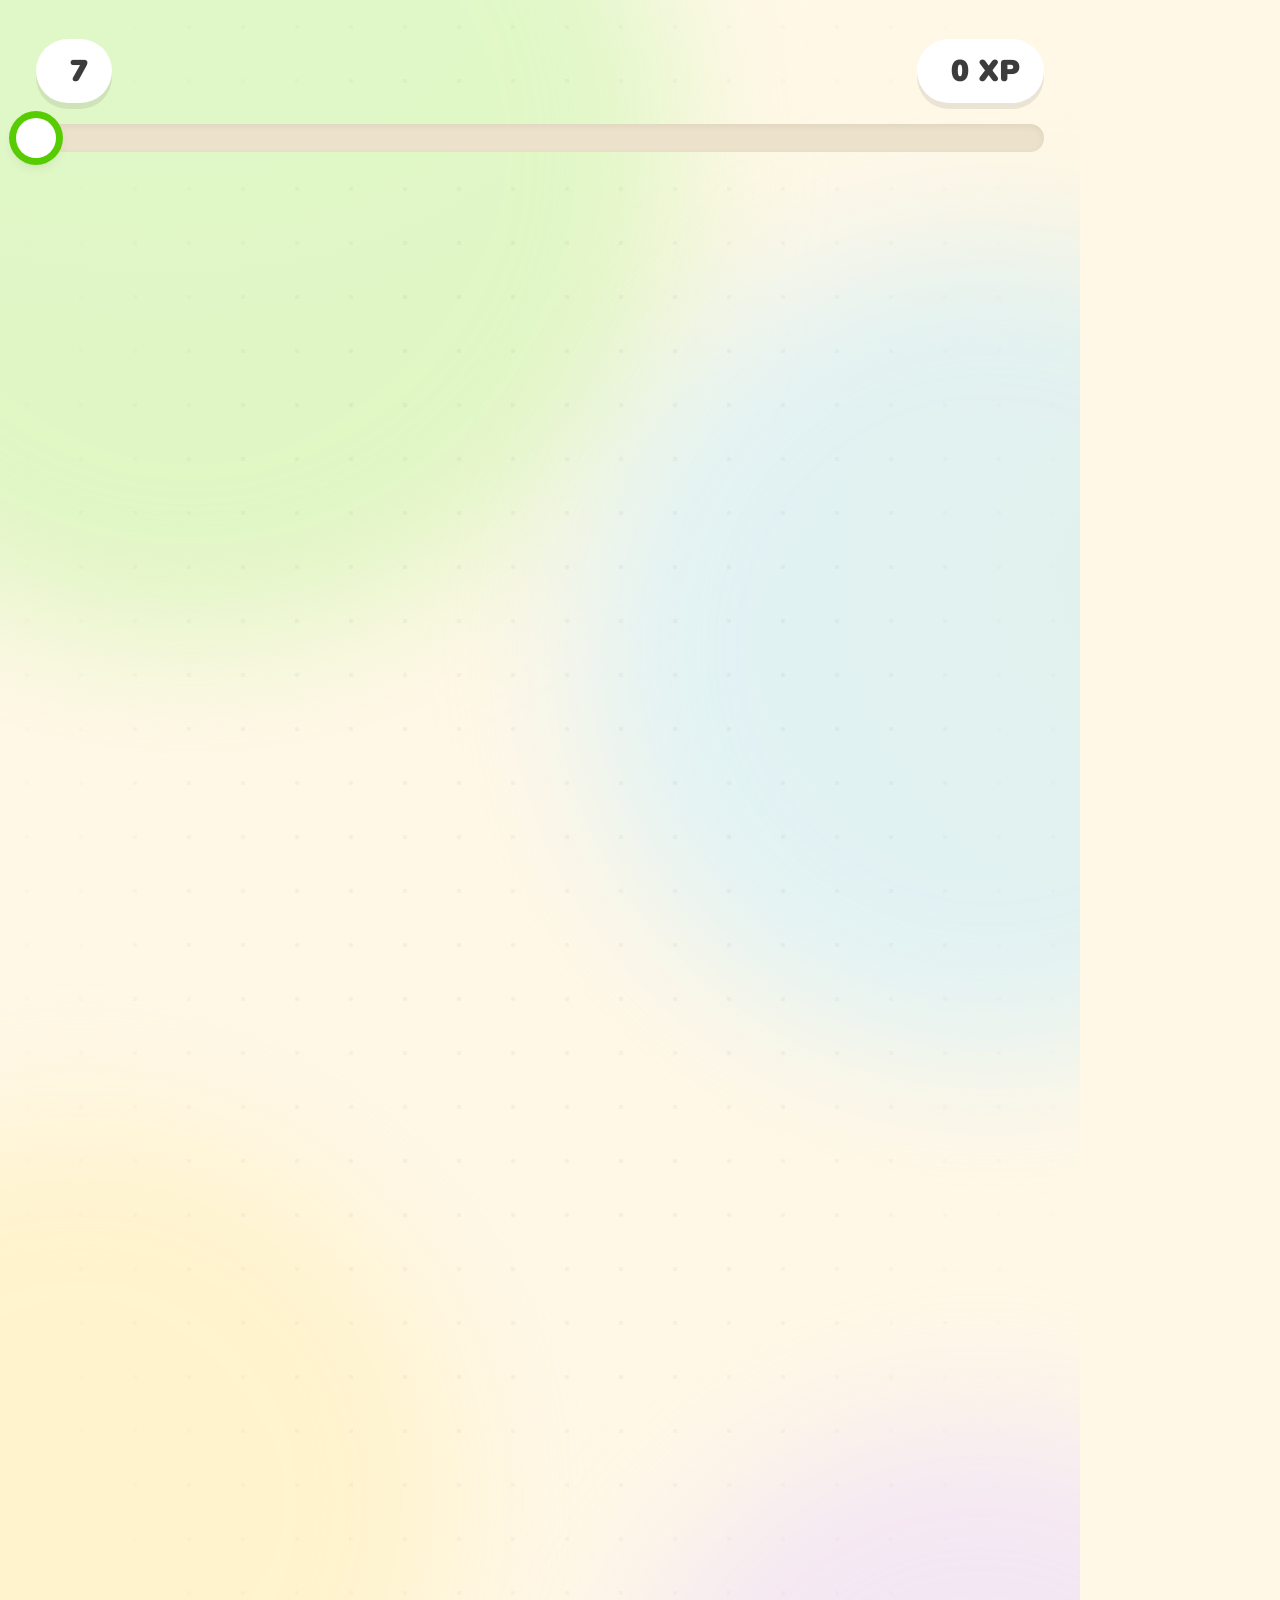
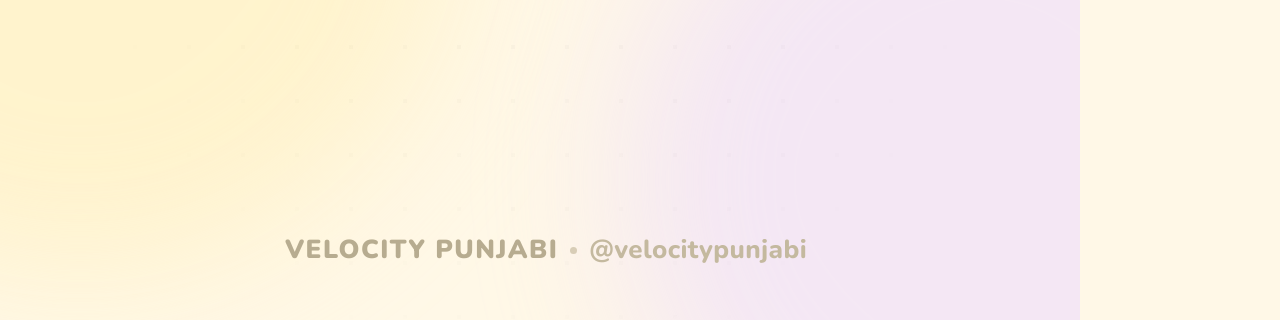
<file: scene/index.html>
<!doctype html>
<html lang="en">
<head>
<meta charset="utf-8">
<meta name="viewport" content="width=1080, height=1920">
<title>Velocity Punjabi · Lesson</title>
<link rel="stylesheet" href="scene.css">
</head>
<body>
<div id="stage">

  <div id="bg">
    <div class="blob blob-a"></div>
    <div class="blob blob-b"></div>
    <div class="blob blob-c"></div>
    <div class="blob blob-d"></div>
    <canvas id="fx" width="1080" height="1920"></canvas>
    <div id="grid"></div>
  </div>

  <header id="hud">
    <div class="hud-row">
      <div class="pill streak" id="streakPill">
        <span class="ico" data-icon="flame"></span>
        <span id="streakVal">7</span>
      </div>
      <div class="hud-spacer"></div>
      <div class="pill xp" id="xpPill">
        <span class="ico" data-icon="bolt"></span>
        <span id="xpVal">0 XP</span>
      </div>
    </div>
    <div class="progress" id="progress">
      <div class="progress-fill" id="progressFill"><div class="progress-shine"></div></div>
      <div class="progress-knob" id="progressKnob"></div>
    </div>
  </header>

  <section class="scene" id="sceneIntro">
    <div class="intro-wrap">
      <div class="logo-badge" id="logoBadge"><span class="ico" data-icon="bolt"></span></div>
      <div class="logo-word" id="logoWord">VELOCITY</div>
      <div class="logo-lang" id="logoLang">PUNJABI</div>
      <div class="tagline" id="tagline">Learn Punjabi <b>in 60 seconds</b> a day</div>
    </div>
    <div class="mascot big" id="introMascot"></div>
    <div class="lesson-card" id="lessonCard">
      <div class="lesson-icon" id="lessonIcon"><span class="ico" data-icon="plane"></span></div>
      <div class="lesson-copy">
        <div class="eyebrow">TODAY'S LESSON</div>
        <div class="lesson-title" id="lessonTitle">Travel</div>
        <div class="lesson-sub" id="lessonSub">Du Lịch · 5 phrases</div>
      </div>
      <div class="lesson-go"><span class="ico" data-icon="chevron"></span></div>
    </div>
  </section>

  <section class="scene" id="scenePhrase">
    <div class="phrase-top">
      <div class="cat-chip" id="catChip">
        <span class="cat-ico" id="catIco"><span class="ico" data-icon="plane"></span></span>
        <span id="catText">Travel · Du Lịch</span>
      </div>
      <div class="counter-row">
        <span class="counter" id="phraseCounter">PHRASE 1 OF 5</span>
        <div class="dots" id="dots"></div>
      </div>
    </div>

    <div class="phrase-stack" id="phraseStack">
      <div class="card en-card" id="enCard">
        <div class="card-label" id="enLabel">
          <span class="ico speaker" data-icon="speaker"></span>
          <span>ENGLISH</span>
          <span class="eq" id="enEq"><i></i><i></i><i></i><i></i></span>
        </div>
        <div class="en-text" id="enText"></div>
      </div>

      <div class="connector" id="connector"><span class="ico" data-icon="arrowDown"></span></div>

      <div class="card nat-card" id="natCard">
        <div class="card-label light" id="natLabel">
          <span class="ico speaker" data-icon="speaker"></span>
          <span id="natLabelText">ਪੰਜਾਬੀ</span>
          <span class="eq light" id="natEq"><i></i><i></i><i></i><i></i></span>
        </div>
        <div class="nat-text" id="natText"></div>
      </div>

      <div class="translit" id="translit">
        <span class="translit-label" id="translitLabel">SAY IT LIKE</span>
        <span class="translit-text" id="translitText"></span>
      </div>

      <div class="repeat-pill" id="repeatPill">
        <span class="ico" data-icon="mic"></span>
        <span>REPEAT AFTER ME</span>
      </div>
    </div>
    <div class="mascot peek" id="peekMascot"></div>
  </section>

  <section class="scene" id="sceneOutro">
    <div class="outro-card" id="outroCard">
      <div class="outro-badge" id="outroBadge"><span class="ico" data-icon="check"></span></div>
      <div class="outro-title" id="outroTitle">Lesson complete!</div>
      <div class="outro-sub" id="outroSub">5 new Punjabi phrases</div>
      <div class="outro-phrases" id="outroPhrases"></div>
      <div class="outro-stats" id="outroStats">
        <div class="stat xp"><span class="ico" data-icon="bolt"></span><b id="outroXp">+50 XP</b></div>
        <div class="stat streak"><span class="ico" data-icon="flame"></span><b id="outroStreak">7 day streak</b></div>
      </div>
      <div class="cta" id="cta">Follow for a new lesson every day</div>
    </div>
    <div class="mascot big outro-mascot" id="outroMascot"></div>
  </section>

  <footer id="foot">
    <span class="foot-bolt"><span class="ico" data-icon="bolt"></span></span>
    <span id="footBrand">VELOCITY PUNJABI</span>
    <span class="foot-dot"></span>
    <span id="footHandle">@velocitypunjabi</span>
  </footer>

  <canvas id="fxTop" width="1080" height="1920"></canvas>
</div>
<script src="icons.js"></script>
<script src="scene.js"></script>
</body>
</html>
</file>
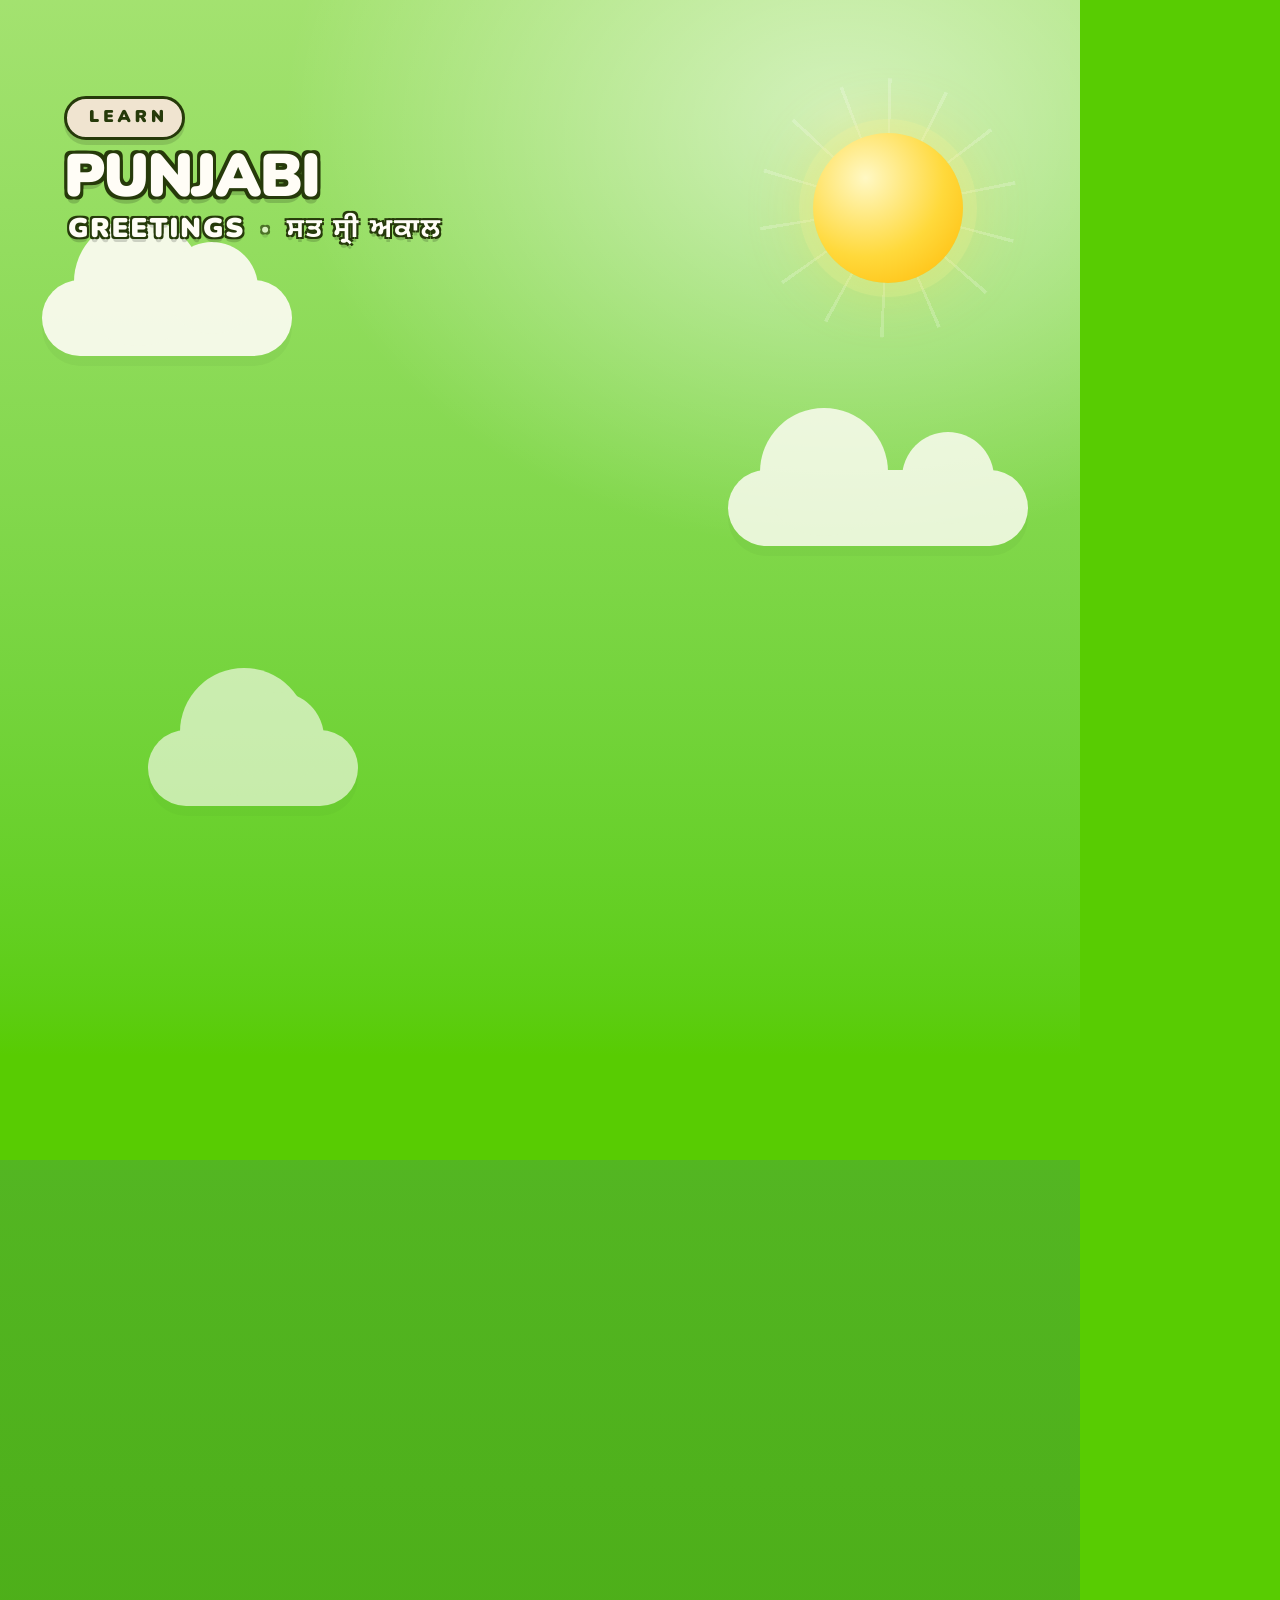
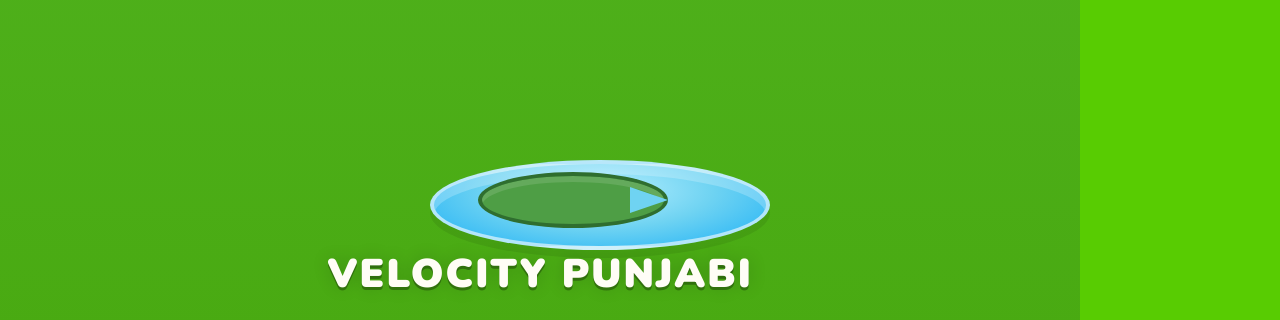
<file: scene_storybook/index.html>
<!doctype html>
<html lang="en">
<head>
<meta charset="utf-8">
<meta name="viewport" content="width=1080, height=1920">
<title>Velocity Japanese · Storybook</title>
<link rel="stylesheet" href="scene.css">
<link rel="stylesheet" href="worlds.css">
</head>
<body>
<div id="stage">

  <div id="world"></div>
  <div id="worldPrev"></div>
  <div id="sun"><div class="sun-rays"></div><div class="sun-core"></div></div>

  <div class="cloud cloud-a" id="cloud1"></div>
  <div class="cloud cloud-b" id="cloud2"></div>
  <div class="cloud cloud-c" id="cloud3"></div>

  <div class="balloon" data-animal="balloon" id="balloon"></div>

  <div id="birds">
    <div class="sky-bird b1" data-animal="bird" id="skyBird1"></div>
    <div class="sky-bird b2" data-animal="bird" id="skyBird2"></div>
    <div class="sky-bird b3" data-animal="bird" id="skyBird3"></div>
  </div>

  <div id="hills">
    <div class="hill hill-back"></div>
    <div class="hill hill-mid"></div>
    <div class="hill hill-front"></div>
  </div>
  <div id="ground"></div>

  <div id="worldDecor" aria-hidden="true"></div>

  <div id="market" aria-hidden="true">
    <div class="market-glow"></div>
    <svg class="market-lights" viewBox="0 0 1080 180" preserveAspectRatio="none">
      <path class="wire" d="M-40 18 C 220 150, 860 150, 1120 18" fill="none" stroke="#3A2A1A" stroke-width="5"/>
      <g class="bulbs">
        <circle class="bulb" cx="11" cy="40" r="11" fill="var(--accent)"/>
        <circle class="bulb" cx="89" cy="66" r="11" fill="var(--accent2)"/>
        <circle class="bulb" cx="179" cy="86" r="11" fill="var(--accent)"/>
        <circle class="bulb" cx="276" cy="101" r="11" fill="var(--accent2)"/>
        <circle class="bulb" cx="379" cy="111" r="11" fill="var(--accent)"/>
        <circle class="bulb" cx="486" cy="116" r="11" fill="var(--accent2)"/>
        <circle class="bulb" cx="594" cy="116" r="11" fill="var(--accent)"/>
        <circle class="bulb" cx="701" cy="111" r="11" fill="var(--accent2)"/>
        <circle class="bulb" cx="804" cy="101" r="11" fill="var(--accent)"/>
        <circle class="bulb" cx="901" cy="86" r="11" fill="var(--accent2)"/>
        <circle class="bulb" cx="991" cy="66" r="11" fill="var(--accent)"/>
        <circle class="bulb" cx="1069" cy="40" r="11" fill="var(--accent2)"/>
      </g>
    </svg>

    <div class="lantern lan-l"><span></span></div>
    <div class="lantern lan-r"><span></span></div>

    <div class="stall stall-l">
      <div class="awning"></div>
      <div class="stall-body"></div>
      <div class="stall-shelf"></div>
      <div class="produce">
        <i class="fruit p1"></i><i class="fruit p2"></i><i class="fruit p3"></i>
        <i class="fruit p4"></i><i class="fruit p5"></i>
      </div>
      <div class="stall-sign" data-icon="bag"></div>
    </div>

    <div class="stall stall-r">
      <div class="awning"></div>
      <div class="stall-body"></div>
      <div class="stall-shelf"></div>
      <div class="produce">
        <i class="fruit p2"></i><i class="fruit p3"></i><i class="fruit p1"></i>
        <i class="fruit p5"></i><i class="fruit p4"></i>
      </div>
      <div class="stall-sign" data-icon="star"></div>
    </div>
  </div>

  <canvas id="dust" width="1080" height="1920"></canvas>

  <div id="meadow">
    <div class="grass g1" data-animal="grass"></div>
    <div class="grass g2" data-animal="grass"></div>
    <div class="grass g3" data-animal="grass"></div>
    <div class="grass g4" data-animal="grass"></div>
    <div class="grass g5" data-animal="grass"></div>

    <div class="flower f1" data-animal="flower" id="flower1"></div>
    <div class="flower f2" data-animal="flower" id="flower2"></div>
    <div class="flower f3" data-animal="flower" id="flower3"></div>
    <div class="flower f4" data-animal="flower" id="flower4"></div>

    <div class="butterfly bf1" data-animal="butterfly" id="bfly1"></div>
    <div class="butterfly bf2" data-animal="butterfly" id="bfly2"></div>
    <div class="butterfly bf3" data-animal="butterfly" id="bfly3"></div>

    <div id="pond"></div>
    <div id="lilyPad"></div>
    <div class="animal critter slot-pond" data-slot="pond" id="critterPond"></div>
    <div class="animal critter slot-mid" data-slot="mid" id="critterMid"></div>
    <div class="animal critter slot-left" data-slot="left" id="critterLeft"></div>
    <div class="animal critter slot-right" data-slot="right" id="critterRight"></div>
  </div>

  <div id="scenes">
  <section class="scene" id="sceneIntro">
    <div class="intro-card" id="introCard">
      <div class="intro-kicker" id="introKicker">A TINY PUNJABI STORY</div>
      <div class="intro-title" id="introTitle">3 PHRASES</div>
      <div class="intro-ribbon" id="introRibbon">UNDER 50 SECONDS</div>
      <div class="intro-category" id="introCategory">
        <span class="cat-icon" id="introCatIcon" data-icon="plane"></span>
        <span id="introCatText">Travel · Du Lịch</span>
      </div>
      <div class="intro-note" id="introNote">LISTEN · REPEAT · OWN IT</div>
    </div>
    <div class="animal intro-velo" id="introVelo"></div>
  </section>

  <section class="scene" id="scenePhrase">
    <div class="book" id="book">
      <div class="book-spine"></div>
      <div class="book-ribbon" id="bookRibbon"></div>
      <div class="page">
        <div class="page-inner" id="pageInner">
        <div id="pageWatermark"></div>
        <div class="book-meta">
          <span class="chapter" id="chapterLabel">PAGE 1 / 3</span>
        </div>

        <div class="en-block">
          <div class="card-label"><span class="flag">EN</span><span>ENGLISH</span><span class="eq" id="enEq"><i></i><i></i><i></i><i></i></span></div>
          <div class="en-text" id="enText"></div>
        </div>

        <div class="page-divider"><span data-icon="star"></span></div>

        <div class="nat-block" id="natBlock">
          <div class="card-label"><span class="flag ja">PA</span><span id="natLabelText">ਪੰਜਾਬੀ</span><span class="eq light" id="natEq"><i></i><i></i><i></i><i></i></span></div>
          <div class="nat-text" id="natText"></div>
        </div>

        <div class="listen-panel" id="listenPanel">
          <div class="listen-ring"><span class="ico" data-icon="speaker"></span></div>
          <div class="listen-bars" id="listenBars"><i></i><i></i><i></i><i></i><i></i><i></i><i></i><i></i><i></i></div>
          <div class="listen-text">LISTEN</div>
          <div class="listen-bird" data-animal="bird" id="listenBird"></div>
          <div class="listen-notes" id="listenNotes"><i>♪</i><i>♫</i><i>♪</i></div>
        </div>

        <div class="translit-box" id="translit">
          <div class="translit-label"><span class="ico" data-icon="speaker"></span><span id="translitLabel">SAY IT LIKE</span></div>
          <div class="translit-text" id="translitText"></div>
        </div>

        <div class="echo-row" id="echoRow">
          <div class="echo-bird" data-animal="bird" id="echoBird"></div>
          <div class="echo-sign" id="echoPill">
            <span class="ico" data-icon="mic"></span>
            <span>SAY IT WITH ME</span>
          </div>
          <div class="echo-ring-wrap">
            <svg id="echoRing" viewBox="0 0 64 64">
              <circle class="ring-bg" cx="32" cy="32" r="26"></circle>
              <circle class="ring-fill" id="ringFill" cx="32" cy="32" r="26"></circle>
            </svg>
          </div>
        </div>

        <div class="page-butterfly" data-animal="butterfly" id="pageButterfly"></div>
        </div>
      </div>
    </div>

    <div class="bubble" id="bubble">LISTEN...</div>
    <div class="velo-perch" id="phraseVelo"></div>
    <div class="nice-sticker" id="niceSticker"></div>
  </section>

  <section class="scene" id="sceneOutro">
    <div class="outro-card" id="outroCard">
      <div class="outro-kicker" id="outroKicker">THE END · FOR NOW</div>
      <div class="outro-title" id="outroTitle">GREAT JOB!</div>
      <div class="outro-sub" id="outroSub">3 new Punjabi phrases</div>
      <div class="outro-list" id="outroList"></div>
      <div class="outro-stats" id="outroStats">
        <div class="stat"><span class="ico" data-icon="bolt"></span><b id="outroXp">+30 XP</b></div>
        <div class="stat"><span class="ico" data-icon="flame"></span><b id="outroStreak">7 day streak</b></div>
      </div>
      <div class="outro-cta" id="outroCta">FOLLOW FOR A NEW STORY</div>
    </div>
    <div class="animal outro-velo" id="outroVelo"></div>
    <div class="bubble outro-bubble" id="outroBubble">SEE YOU SOON!</div>
  </section>
  </div>

  <div id="topMeta">
    <div class="learn-kicker">
      <span class="ico" data-icon="sparkles"></span>
      <span>LEARN</span>
    </div>
    <div class="top-language" id="topLang">PUNJABI</div>
    <div class="top-category">
      <span id="topCatEn">Greetings</span>
      <span class="top-sep">·</span>
      <span class="top-vi" id="topCatVi">ਸਤ ਸ੍ਰੀ ਅਕਾਲ</span>
    </div>
  </div>

  <footer id="foot">
    <span id="footBrand">VELOCITY PUNJABI</span>
  </footer>

  <div id="galleryTag"></div>
  <canvas id="fxTop" width="1080" height="1920"></canvas>
</div>
<script src="icons.js"></script>
<script src="animals.js"></script>
<script src="worlds.js"></script>
<script src="scene.js"></script>
</body>
</html>
</file>
<file: scene/scene.css>
@font-face {
  font-family: 'Nunito';
  src: url('fonts/Nunito-Variable.ttf') format('truetype');
  font-weight: 200 1000;
  font-style: normal;
  font-display: block;
}
@font-face {
  font-family: 'Nunito';
  src: url('fonts/Nunito-Italic-Variable.ttf') format('truetype');
  font-weight: 200 1000;
  font-style: italic;
  font-display: block;
}
@font-face {
  font-family: 'Noto';
  src: url('fonts/NotoSans-Variable.ttf') format('truetype');
  font-weight: 100 900;
  font-style: normal;
  font-display: block;
}
@font-face {
  font-family: 'Script';
  src: url('fonts/NotoSansGurmukhi-Bold.ttf') format('truetype');
  font-weight: 400 900;
  font-display: block;
}

:root {
  --ink: #3C3C3C;
  --muted: #8A8A8A;
  --cream: #FFF8E7;
  --green: #58CC02;
  --green-dark: #46A302;
  --green-deep: #3D8F00;
  --accent: #58CC02;
}

* { box-sizing: border-box; margin: 0; padding: 0; }

html, body {
  width: 1080px;
  height: 1920px;
  overflow: hidden;
  background: var(--cream);
}

body {
  font-family: 'Nunito', 'Script', 'Noto', sans-serif;
  color: var(--ink);
  -webkit-font-smoothing: antialiased;
  text-rendering: geometricPrecision;
}

#stage {
  position: relative;
  width: 1080px;
  height: 1920px;
  overflow: hidden;
  background:
    radial-gradient(1200px 900px at 15% -5%, #FFFDF3 0%, rgba(255, 253, 243, 0) 60%),
    radial-gradient(900px 900px at 110% 30%, #FFF4D6 0%, rgba(255, 244, 214, 0) 55%),
    var(--cream);
}

#bg { position: absolute; inset: 0; }

.blob {
  position: absolute;
  border-radius: 50%;
  filter: blur(70px);
  opacity: .55;
  will-change: transform;
}
.blob-a { width: 980px; height: 980px; left: -300px; top: -340px; background: #C7F5A8; }
.blob-b { width: 820px; height: 820px; right: -320px; top: 240px; background: #C9EEFF; }
.blob-c { width: 760px; height: 760px; left: -300px; bottom: 40px; background: #FFEFB8; }
.blob-d { width: 720px; height: 720px; right: -260px; bottom: -220px; background: #EBD9FF; }

#grid {
  position: absolute;
  inset: 0;
  background-image: radial-gradient(rgba(60, 60, 60, .13) 2.2px, transparent 2.6px);
  background-size: 54px 54px;
  opacity: .32;
  -webkit-mask-image: radial-gradient(ellipse at 50% 42%, #000 35%, transparent 82%);
  mask-image: radial-gradient(ellipse at 50% 42%, #000 35%, transparent 82%);
}

#fx, #fxTop { position: absolute; inset: 0; width: 1080px; height: 1920px; pointer-events: none; }
#fx { z-index: 1; }
#fxTop { z-index: 60; }

/* ------------------------------------------------------------------ HUD */

#hud {
  position: absolute;
  left: 36px;
  right: 36px;
  top: 38px;
  z-index: 20;
}

.hud-row { display: flex; align-items: center; height: 66px; margin-bottom: 20px; }
.hud-spacer { flex: 1; }

.pill {
  display: inline-flex;
  align-items: center;
  gap: 10px;
  height: 64px;
  padding: 0 24px;
  border-radius: 999px;
  background: #FFFFFF;
  box-shadow: 0 6px 0 rgba(60, 60, 60, .10);
  font-size: 30px;
  font-weight: 1000;
}
.pill .ico { color: var(--green); }
.pill.streak .ico { color: #FF7A00; }
.pill.xp .ico { color: #F5A700; }
.pill .svg-ico { width: 32px; height: 32px; }

.progress {
  position: relative;
  height: 28px;
  border-radius: 999px;
  background: #ECE2CB;
  box-shadow: inset 0 2px 6px rgba(60, 60, 60, .08);
}
.progress-fill {
  position: absolute;
  left: 0; top: 0; bottom: 0;
  width: 0%;
  border-radius: 999px;
  background: linear-gradient(180deg, #6BE61A, #4EBE00);
  overflow: hidden;
}
.progress-shine {
  position: absolute;
  left: 0; right: 0; top: 0;
  height: 40%;
  background: linear-gradient(180deg, rgba(255, 255, 255, .45), rgba(255, 255, 255, 0));
}
.progress-knob {
  position: absolute;
  top: 50%;
  width: 40px;
  height: 40px;
  margin: -20px 0 0 -20px;
  border-radius: 50%;
  background: #fff;
  box-shadow: 0 0 0 7px var(--green), 0 6px 14px rgba(60, 60, 60, .18);
}

/* ---------------------------------------------------------------- scenes */

.scene { position: absolute; inset: 0; display: none; z-index: 10; }
.scene.active { display: block; }

.ico { display: inline-flex; align-items: center; justify-content: center; }
.svg-ico { width: 1em; height: 1em; display: block; }

/* ----------------------------------------------------------------- intro */

#sceneIntro { z-index: 12; }

.intro-wrap {
  position: absolute;
  left: 0; right: 0; top: 286px;
  text-align: center;
}

.logo-badge {
  width: 152px;
  height: 152px;
  margin: 0 auto 36px;
  border-radius: 44px;
  background: linear-gradient(180deg, #6BE61A 0%, #4EBE00 100%);
  box-shadow: 0 13px 0 #3D8F00, 0 34px 60px rgba(88, 204, 2, .32);
  color: #fff;
  display: flex;
  align-items: center;
  justify-content: center;
}
.logo-badge .svg-ico { width: 92px; height: 92px; }

.logo-word {
  font-size: 126px;
  font-weight: 1000;
  letter-spacing: -.5px;
  line-height: 1;
  color: var(--ink);
  white-space: nowrap;
}
.logo-word span { display: inline-block; will-change: transform; }

.logo-lang {
  display: inline-block;
  margin-top: 22px;
  padding: 12px 30px 13px;
  border-radius: 999px;
  background: #FFFFFF;
  color: #4FBF00;
  font-size: 42px;
  font-weight: 1000;
  letter-spacing: 7px;
  text-indent: 7px;
  box-shadow: 0 7px 0 rgba(60, 60, 60, .08);
}

.tagline {
  margin-top: 36px;
  font-size: 33px;
  font-weight: 800;
  color: #7C7159;
}
.tagline b { color: #58CC02; font-weight: 1000; }

#introMascot {
  position: absolute;
  left: 50%;
  top: 806px;
  width: 350px;
  margin-left: -175px;
  z-index: 3;
}

.mascot { pointer-events: none; }
.mascot .velo {
  width: 100%;
  height: auto;
  display: block;
  filter: drop-shadow(0 18px 22px rgba(60, 60, 60, .14));
}

.lesson-card {
  position: absolute;
  left: 130px;
  right: 130px;
  top: 1282px;
  height: 188px;
  padding: 0 32px;
  border-radius: 36px;
  background: #fff;
  box-shadow: 0 11px 0 #EADFC6, 0 28px 60px rgba(60, 60, 60, .10);
  display: flex;
  align-items: center;
  gap: 26px;
  z-index: 4;
}
.lesson-icon {
  width: 112px;
  height: 112px;
  flex: none;
  border-radius: 32px;
  background: var(--accent);
  color: #fff;
  display: flex;
  align-items: center;
  justify-content: center;
  box-shadow: 0 7px 0 rgba(0, 0, 0, .18);
}
.lesson-icon .svg-ico { width: 62px; height: 62px; }
.lesson-copy { flex: 1; min-width: 0; }
.eyebrow {
  font-size: 23px;
  font-weight: 900;
  letter-spacing: 3px;
  color: #AFA48A;
  margin-bottom: 7px;
}
.lesson-title {
  font-size: 54px;
  font-weight: 1000;
  line-height: 1.02;
  white-space: nowrap;
  overflow: hidden;
  text-overflow: ellipsis;
}
.lesson-sub { margin-top: 5px; font-size: 28px; font-weight: 800; color: var(--muted); }
.lesson-go {
  width: 80px;
  height: 80px;
  flex: none;
  border-radius: 26px;
  background: #F2EDE1;
  color: #9A9078;
  display: flex;
  align-items: center;
  justify-content: center;
}
.lesson-go .svg-ico { width: 38px; height: 38px; }

/* ---------------------------------------------------------------- phrase */

.phrase-top {
  position: absolute;
  left: 60px;
  right: 60px;
  top: 190px;
  display: flex;
  flex-direction: column;
  align-items: center;
  gap: 18px;
  z-index: 4;
}

.cat-chip {
  display: flex;
  align-items: center;
  gap: 15px;
  padding: 10px 28px 10px 10px;
  border-radius: 999px;
  background: #fff;
  box-shadow: 0 6px 0 rgba(60, 60, 60, .08);
  font-size: 30px;
  font-weight: 900;
  max-width: 900px;
  white-space: nowrap;
  overflow: hidden;
}
.cat-ico {
  width: 54px;
  height: 54px;
  flex: none;
  border-radius: 50%;
  background: var(--accent);
  color: #fff;
  display: flex;
  align-items: center;
  justify-content: center;
}
.cat-ico .svg-ico { width: 30px; height: 30px; }

.counter-row { display: flex; align-items: center; gap: 26px; }
.counter {
  font-size: 24px;
  font-weight: 900;
  letter-spacing: 2.6px;
  color: #AFA48A;
}
.dots { display: flex; align-items: center; gap: 11px; }
.dot {
  width: 18px;
  height: 18px;
  border-radius: 50%;
  background: #E4DAC4;
}
.dot.done { background: var(--accent); }
.dot.current { background: #fff; box-shadow: inset 0 0 0 5px var(--accent); }

.phrase-stack {
  position: absolute;
  left: 80px;
  right: 80px;
  top: 304px;
  bottom: 260px;
  display: flex;
  flex-direction: column;
  align-items: center;
  justify-content: center;
  z-index: 3;
}

.card {
  width: 100%;
  position: relative;
  border-radius: 38px;
}

.en-card {
  padding: 32px 44px 38px;
  background: #fff;
  box-shadow: 0 11px 0 #EADFC6, 0 26px 60px rgba(60, 60, 60, .10);
}

.card-label {
  display: flex;
  align-items: center;
  justify-content: center;
  gap: 13px;
  font-size: 24px;
  font-weight: 900;
  letter-spacing: 2.6px;
  color: #B7AC90;
}
.card-label .svg-ico { width: 30px; height: 30px; }
.card-label.light { color: rgba(255, 255, 255, .78); }

.eq { display: inline-flex; align-items: flex-end; gap: 4px; height: 26px; opacity: 0; }
.eq i {
  display: block;
  width: 5px;
  height: 20px;
  border-radius: 3px;
  background: currentColor;
  transform-origin: bottom;
}
.eq.light { color: rgba(255, 255, 255, .9); }
.card-label.playing .eq { opacity: 1; }
.card-label.playing .speaker { color: var(--green); }
.card-label.light.playing .speaker { color: #fff; }

.en-text {
  margin-top: 22px;
  font-size: 70px;
  font-weight: 900;
  line-height: 1.14;
  text-align: center;
  color: var(--ink);
}

.w { display: inline-block; }
.w-bg {
  display: inline-block;
  padding: 2px 9px 4px;
  border-radius: 15px;
  background: transparent;
}
.w.on .w-bg { background: #DDF4C5; color: #3D6B00; }

.connector {
  width: 80px;
  height: 80px;
  margin: -18px 0 -18px;
  border: 7px solid var(--cream);
  border-radius: 50%;
  background: #fff;
  color: var(--green);
  box-shadow: 0 7px 0 rgba(60, 60, 60, .07);
  display: flex;
  align-items: center;
  justify-content: center;
  z-index: 5;
}
.connector .svg-ico { width: 38px; height: 38px; }

.nat-card {
  padding: 30px 40px 40px;
  background: linear-gradient(180deg, #61D90B 0%, #4FBF00 100%);
  box-shadow: 0 13px 0 #3D8F00, 0 32px 70px rgba(88, 204, 2, .30);
}

.nat-text {
  margin-top: 20px;
  display: flex;
  flex-wrap: wrap;
  justify-content: center;
  align-items: flex-end;
  column-gap: 6px;
  row-gap: 14px;
  text-align: center;
  font-size: 88px;
}
.nat-text.lines {
  flex-direction: column;
  align-items: center;
  row-gap: 16px;
}
.tile-line {
  display: flex;
  align-items: flex-end;
  justify-content: center;
  gap: 6px;
}
.tile { display: inline-block; transform-origin: center bottom; }
.tile-bg {
  display: inline-block;
  padding: .09em .22em .13em;
  border-radius: .2em;
  background: #fff;
  color: #3D8F00;
  font-weight: 900;
  line-height: 1.06;
  box-shadow: 0 .068em 0 rgba(0, 0, 0, .16);
}
.tile.on .tile-bg {
  background: #FFC800;
  color: #5C3D00;
  transform: translateY(-.07em) scale(1.05);
  box-shadow: 0 .1em 0 #C98F00;
}

.mascot.peek {
  position: absolute;
  right: 26px;
  bottom: 138px;
  width: 196px;
  z-index: 6;
  transform-origin: 50% 100%;
}

.translit {
  margin-top: 48px;
  display: flex;
  align-items: baseline;
  justify-content: center;
  gap: 16px;
  max-width: 920px;
}
.translit-label {
  flex: none;
  padding: 8px 16px 9px;
  border-radius: 12px;
  background: #fff;
  color: var(--accent);
  font-size: 21px;
  font-weight: 900;
  letter-spacing: 2.4px;
  box-shadow: 0 5px 0 rgba(60, 60, 60, .08);
}
.translit-text {
  font-size: 34px;
  font-weight: 800;
  font-style: italic;
  color: #7B7362;
}

.repeat-pill {
  margin-top: 38px;
  display: flex;
  align-items: center;
  gap: 15px;
  padding: 21px 36px;
  border-radius: 999px;
  background: #E4F6FF;
  color: #1183B8;
  box-shadow: 0 7px 0 #C6EAFB;
  font-size: 30px;
  font-weight: 1000;
  letter-spacing: 1.8px;
  transform-origin: center center;
}
.repeat-pill .svg-ico { width: 38px; height: 38px; }

/* ----------------------------------------------------------------- outro */

.outro-card {
  position: absolute;
  left: 100px;
  right: 100px;
  top: 400px;
  padding: 56px 54px 48px;
  border-radius: 46px;
  background: #fff;
  box-shadow: 0 13px 0 #EADFC6, 0 32px 80px rgba(60, 60, 60, .12);
  text-align: center;
  z-index: 4;
}

.outro-badge {
  width: 134px;
  height: 134px;
  margin: 0 auto 24px;
  border-radius: 50%;
  background: linear-gradient(180deg, #6BE61A, #4EBE00);
  color: #fff;
  display: flex;
  align-items: center;
  justify-content: center;
  box-shadow: 0 10px 0 #3D8F00;
}
.outro-badge .svg-ico { width: 76px; height: 76px; }

.outro-title { font-size: 76px; font-weight: 1000; line-height: 1; letter-spacing: -1px; }
.outro-sub { margin-top: 16px; font-size: 32px; font-weight: 800; color: var(--muted); }

.outro-phrases {
  margin: 32px 0 28px;
  display: flex;
  flex-direction: column;
  gap: 13px;
  text-align: left;
}
.o-row {
  display: flex;
  align-items: center;
  gap: 16px;
  padding: 12px 20px;
  border-radius: 18px;
  background: #F7F3E8;
  font-size: 28px;
  font-weight: 800;
  color: #5E5748;
}
.o-check {
  width: 38px;
  height: 38px;
  flex: none;
  border-radius: 50%;
  background: var(--accent);
  color: #fff;
  display: flex;
  align-items: center;
  justify-content: center;
}
.o-check .svg-ico { width: 24px; height: 24px; }
.o-text { white-space: nowrap; overflow: hidden; text-overflow: ellipsis; }

.outro-stats { display: flex; justify-content: center; gap: 18px; margin-bottom: 30px; }
.stat {
  display: flex;
  align-items: center;
  gap: 10px;
  padding: 14px 26px;
  border-radius: 999px;
  font-size: 30px;
  font-weight: 1000;
}
.stat .svg-ico { width: 34px; height: 34px; }
.stat.xp { background: #FFF3CC; color: #B07E00; }
.stat.streak { background: #FFE9D6; color: #C25A00; }

.cta {
  padding: 27px 30px 28px;
  border-radius: 26px;
  background: linear-gradient(180deg, #6BE61A, #4EBE00);
  box-shadow: 0 10px 0 #3D8F00;
  color: #fff;
  font-size: 34px;
  font-weight: 1000;
  letter-spacing: .3px;
}

.outro-mascot {
  position: absolute;
  left: 50%;
  margin-left: 178px;
  top: 238px;
  width: 238px;
  z-index: 3;
}

/* ------------------------------------------------------------------ foot */

#foot {
  position: absolute;
  left: 0;
  right: 0;
  bottom: 52px;
  display: flex;
  align-items: center;
  justify-content: center;
  gap: 12px;
  z-index: 15;
  font-size: 26px;
  font-weight: 900;
  letter-spacing: 1.4px;
  color: #B7AC90;
}
.foot-bolt { display: flex; color: var(--green); }
.foot-bolt .svg-ico { width: 31px; height: 31px; }
.foot-dot { width: 7px; height: 7px; border-radius: 50%; background: #D8CDB6; }
#footHandle { font-weight: 800; letter-spacing: .4px; color: #C4B99F; }

/* ----------------------------------------------------------- preview bar */

#previewBar {
  position: fixed;
  left: 50%;
  bottom: 26px;
  transform: translateX(-50%);
  z-index: 99;
  display: flex;
  align-items: center;
  gap: 18px;
  padding: 14px 22px;
  border-radius: 999px;
  background: rgba(30, 30, 30, .86);
  backdrop-filter: blur(10px);
  color: #fff;
  font-family: system-ui, sans-serif;
  font-size: 16px;
  width: 900px;
}
#previewBar button {
  border: 0;
  background: #58CC02;
  color: #fff;
  font-weight: 700;
  font-size: 16px;
  padding: 10px 22px;
  border-radius: 999px;
  cursor: pointer;
  min-width: 92px;
}
#previewBar input[type=range] { flex: 1; accent-color: #58CC02; }
#previewBar .ptime { font-variant-numeric: tabular-nums; opacity: .8; white-space: nowrap; }
</file>
<file: scene_storybook/scene.css>
@font-face {
  font-family: 'Nunito';
  src: url('../scene/fonts/Nunito-Variable.ttf') format('truetype');
  font-weight: 200 1000;
  font-style: normal;
  font-display: block;
}
@font-face {
  font-family: 'Nunito';
  src: url('../scene/fonts/Nunito-Italic-Variable.ttf') format('truetype');
  font-weight: 200 1000;
  font-style: italic;
  font-display: block;
}
@font-face {
  font-family: 'Noto';
  src: url('../scene/fonts/NotoSans-Variable.ttf') format('truetype');
  font-weight: 100 900;
  font-style: normal;
  font-display: block;
}
@font-face {
  font-family: 'NotoScript';
  src: url('../scene/fonts/NotoSansGurmukhi-Bold.ttf') format('truetype');
  font-weight: 400;
  font-style: normal;
  font-display: block;
}
@font-face {
  font-family: 'NotoScript';
  src: url('../scene/fonts/NotoSansGurmukhi-Bold.ttf') format('truetype');
  font-weight: 700 1000;
  font-style: normal;
  font-display: block;
}

:root {
  --world: #58CC02;
  --card: #FFFDF6;
  --paper: #F0E4D0;
  --ink: #263A0A;
  --accent: #FFC800;
  --accent2: #1CB0F6;
  --hl-ink: #263A0A;
  --hill1: #8FD17A;
  --hill2: #6FBE63;
  --hill3: #4E9E45;
}

* { box-sizing: border-box; margin: 0; padding: 0; }

html, body {
  width: 1080px;
  height: 1920px;
  overflow: hidden;
  background: var(--world);
}

body {
  font-family: 'Nunito', 'NotoScript', 'Noto', sans-serif;
  color: var(--ink);
  -webkit-font-smoothing: antialiased;
  text-rendering: geometricPrecision;
}

#stage {
  position: relative;
  width: 1080px;
  height: 1920px;
  overflow: hidden;
  background: var(--world);
}

#world {
  position: absolute;
  inset: 0;
  background:
    radial-gradient(900px 700px at 78% 6%, rgba(255, 255, 255, .55), transparent 62%),
    linear-gradient(180deg, color-mix(in srgb, var(--world) 55%, #FFFDF6) 0%, var(--world) 55%, var(--world) 100%);
}

#worldPrev {
  position: absolute;
  inset: 0;
  z-index: 1;
  background: var(--prevWorld, transparent);
  opacity: 0;
  pointer-events: none;
}

/* ------------------------------------------------------------------ sky */

#sun { position: absolute; right: 62px; top: 78px; width: 260px; height: 260px; z-index: 2; }
.sun-rays {
  position: absolute;
  inset: 0;
  border-radius: 50%;
  background: repeating-conic-gradient(from 0deg, rgba(255, 255, 255, .38) 0deg 1.6deg, transparent 1.6deg 26deg);
  -webkit-mask-image: radial-gradient(circle, transparent 38%, #000 40%, #000 70%, transparent 72%);
  mask-image: radial-gradient(circle, transparent 38%, #000 40%, #000 70%, transparent 72%);
  opacity: .55;
}
.sun-core {
  position: absolute;
  left: 50%; top: 50%;
  width: 150px; height: 150px;
  margin: -75px 0 0 -75px;
  border-radius: 50%;
  background: radial-gradient(circle at 35% 30%, #FFF8C4 0%, #FFD93B 55%, #FFB703 100%);
  box-shadow: 0 0 0 14px rgba(255, 240, 150, .18), 0 0 70px rgba(255, 217, 59, .45);
}

.cloud {
  position: absolute;
  height: 76px;
  background: #FFFDF6;
  border-radius: 999px;
  opacity: .9;
  box-shadow: 0 10px 0 rgba(0, 0, 0, .035);
  z-index: 2;
}
.cloud::before,
.cloud::after {
  content: '';
  position: absolute;
  background: #FFFDF6;
  border-radius: 50%;
}
.cloud::before { width: 128px; height: 128px; left: 32px; top: -62px; }
.cloud::after { width: 92px; height: 92px; right: 34px; top: -38px; }
.cloud-a { width: 250px; left: 42px; top: 280px; }
.cloud-b { width: 300px; right: 52px; top: 470px; opacity: .82; }
.cloud-c { width: 210px; left: 148px; top: 730px; opacity: .62; }

#birds { position: absolute; inset: 0; z-index: 3; pointer-events: none; }
.sky-bird { position: absolute; left: 0; top: 0; width: 78px; opacity: .92; }
.sky-bird .animal-svg { width: 100%; display: block; }
.sky-bird.b1 { --bird-body: #FF8C42; --bird-wing: #E86A1F; }
.sky-bird.b2 { --bird-body: #1CB0F6; --bird-wing: #0E8CC7; }
.sky-bird.b3 { --bird-body: #A560E8; --bird-wing: #7E3EC2; }

.balloon {
  position: absolute;
  left: 36px;
  top: 1218px;
  width: 112px;
  z-index: 7;
  --balloon-a: var(--accent);
  --balloon-b: var(--accent2);
}
.balloon .animal-svg { width: 100%; display: block; }

#hills { position: absolute; left: 0; right: 0; bottom: 0; height: 760px; z-index: 5; overflow: hidden; }
.hill { position: absolute; left: 50%; border-radius: 50% 50% 0 0; transform: translateX(-50%); }
.hill-back { width: 1500px; height: 690px; bottom: 70px; background: color-mix(in srgb, var(--world) 30%, #8FD17A); }
.hill-mid { width: 1280px; height: 570px; bottom: 10px; background: color-mix(in srgb, var(--world) 42%, #6FBE63); }
.hill-front { width: 1180px; height: 430px; bottom: -70px; background: color-mix(in srgb, var(--world) 52%, #4E9E45); }

#ground {
  position: absolute;
  left: 0; right: 0; bottom: 0;
  height: 300px;
  z-index: 6;
  background: linear-gradient(
    180deg,
    color-mix(in srgb, var(--world) 52%, #4E9E45) 0%,
    color-mix(in srgb, var(--world) 64%, #2F6E2F) 100%
  );
}

/* ------------------------------------------------------------------ market set */

#market { display: none; position: absolute; inset: 0; z-index: 8; pointer-events: none; }
#stage.set-market #market { display: block; }
#stage.set-market #market::before {
  content: '';
  position: absolute;
  left: 0;
  right: 0;
  top: 1160px;
  height: 180px;
  background:
    radial-gradient(320px 90px at 50% 20%, rgba(255, 190, 110, .18), transparent 72%),
    repeating-linear-gradient(0deg, rgba(255, 255, 255, .035) 0 2px, transparent 2px 30px),
    linear-gradient(180deg, #3E2E32 0%, #5A3E42 100%);
  border-bottom: 8px solid #2A2024;
  box-shadow: 0 12px 34px rgba(0, 0, 0, .22);
}

#stage.set-market #hills { display: none; }
#stage.set-market .grass,
#stage.set-market .flower,
#stage.set-market .butterfly,
#stage.set-market .balloon { display: none; }

#stage.set-market #world {
  background:
    radial-gradient(900px 700px at 78% 8%, rgba(255, 216, 150, .55), transparent 62%),
    linear-gradient(180deg, #241A3E 0%, #5B3366 34%, #C85E63 64%, #F3B56A 100%);
}
#stage.set-market #world::after {
  content: '';
  position: absolute;
  inset: 0;
  background: var(--world);
  opacity: .17;
  mix-blend-mode: soft-light;
}
#stage.set-market .cloud { opacity: .34; filter: saturate(.55) brightness(.82); }
#stage.set-market .sun-rays { opacity: .22; }
#stage.set-market .sun-core {
  background: radial-gradient(circle at 35% 30%, #FFF1BF 0%, #FFC45C 55%, #FF8C42 100%);
  box-shadow: 0 0 0 14px rgba(255, 196, 92, .12), 0 0 80px rgba(255, 140, 66, .5);
}

#stage.set-market #ground {
  height: 760px;
  background-color: #4A3834;
  background-image:
    radial-gradient(1000px 340px at 50% 0%, rgba(255, 184, 112, .22), transparent 72%),
    linear-gradient(180deg, rgba(0, 0, 0, .02), rgba(0, 0, 0, .40)),
    url("data:image/svg+xml,%3Csvg xmlns='http://www.w3.org/2000/svg' width='120' height='90' viewBox='0 0 120 90'%3E%3Cg fill='%23ffffff' fill-opacity='.07' stroke='%23000000' stroke-opacity='.18' stroke-width='3'%3E%3Cellipse cx='30' cy='22' rx='26' ry='16'/%3E%3Cellipse cx='90' cy='22' rx='26' ry='16'/%3E%3Cellipse cx='0' cy='60' rx='26' ry='16'/%3E%3Cellipse cx='60' cy='60' rx='26' ry='16'/%3E%3Cellipse cx='120' cy='60' rx='26' ry='16'/%3E%3Cellipse cx='30' cy='98' rx='26' ry='16'/%3E%3Cellipse cx='90' cy='98' rx='26' ry='16'/%3E%3C/g%3E%3C/svg%3E");
  background-size: auto, auto, 120px 90px;
  background-repeat: no-repeat, no-repeat, repeat;
}

#stage.set-market #pond {
  border: 10px solid #8A7A6A;
  background: radial-gradient(ellipse at 50% 30%, #B8E8D8 0%, #4E9282 48%, #245A52 100%);
  box-shadow:
    inset 0 10px 0 rgba(255, 255, 255, .24),
    0 10px 0 rgba(0, 0, 0, .22),
    0 0 0 12px #6E5A4E;
}

.market-glow {
  position: absolute;
  left: 50%;
  bottom: 0;
  width: 1100px;
  height: 780px;
  transform: translateX(-50%);
  background: radial-gradient(ellipse at 50% 100%, rgba(255, 170, 100, .22), transparent 68%);
}

.market-lights {
  position: absolute;
  left: 0;
  top: 1184px;
  width: 1080px;
  height: 180px;
  z-index: 1;
}
.market-lights .wire { opacity: .9; }
.market-lights .bulb { filter: drop-shadow(0 0 14px var(--accent)); }

.lantern {
  position: absolute;
  top: 1212px;
  width: 56px;
  height: 96px;
  z-index: 3;
  transform-origin: 50% 0;
}
.lantern::before {
  content: '';
  position: absolute;
  left: 50%;
  top: -38px;
  width: 4px;
  height: 40px;
  background: #3A2A1A;
  transform: translateX(-50%);
}
.lantern span {
  position: absolute;
  inset: 0;
  border-radius: 18px 18px 24px 24px;
  background: linear-gradient(180deg, var(--accent2) 0%, var(--accent) 62%, #FF8C42 100%);
  border: 5px solid var(--ink);
  box-shadow:
    0 0 36px color-mix(in srgb, var(--accent) 62%, transparent),
    inset 0 10px 0 rgba(255, 255, 255, .24);
}
.lantern span::before {
  content: '';
  position: absolute;
  left: -8px;
  right: -8px;
  top: -11px;
  height: 14px;
  border-radius: 7px;
  background: var(--ink);
}
.lantern span::after {
  content: '';
  position: absolute;
  left: 50%;
  bottom: -20px;
  width: 4px;
  height: 20px;
  background: var(--ink);
  transform: translateX(-50%);
  box-shadow: 0 8px 0 -1px var(--accent);
}
.lan-l { left: 314px; }
.lan-r { right: 314px; }

.stall {
  position: absolute;
  bottom: 40px;
  width: 400px;
  height: 600px;
  z-index: 2;
}
.stall-l { left: -120px; transform: rotate(-1.5deg); }
.stall-r { right: -120px; transform: rotate(1.2deg); }

.awning {
  position: absolute;
  left: -10px;
  right: -10px;
  top: 0;
  height: 124px;
  background: repeating-linear-gradient(90deg, var(--accent) 0 46px, var(--card) 46px 92px);
  border: 5px solid var(--ink);
  border-radius: 20px 20px 46px 46px / 20px 20px 30px 30px;
  box-shadow: 0 12px 0 rgba(0, 0, 0, .18);
}
.stall-r .awning {
  background: repeating-linear-gradient(90deg, var(--accent2) 0 46px, var(--card) 46px 92px);
}
.awning::after {
  content: '';
  position: absolute;
  left: 0;
  right: 0;
  bottom: -14px;
  height: 14px;
  border-radius: 8px;
  background: var(--ink);
  opacity: .86;
}

.stall-body {
  position: absolute;
  left: 20px;
  right: 20px;
  bottom: 0;
  height: 260px;
  background: repeating-linear-gradient(90deg, #9A6741 0 46px, #865636 46px 50px);
  border: 5px solid var(--ink);
  border-radius: 14px;
  box-shadow: inset 0 10px 0 rgba(255, 255, 255, .12), 0 12px 0 rgba(0, 0, 0, .20);
}

.stall-shelf {
  position: absolute;
  left: 0;
  right: 0;
  bottom: 250px;
  height: 20px;
  background: #B0784C;
  border: 5px solid var(--ink);
  border-radius: 10px;
  box-shadow: 0 8px 0 rgba(0, 0, 0, .18);
}

.produce {
  position: absolute;
  left: 34px;
  right: 34px;
  bottom: 268px;
  height: 72px;
}
.produce .fruit {
  position: absolute;
  bottom: 0;
  width: 44px;
  height: 44px;
  border-radius: 50%;
  border: 4px solid var(--ink);
  box-shadow: inset -6px -6px 0 rgba(0, 0, 0, .14);
}
.produce .fruit::after {
  content: '';
  position: absolute;
  left: 50%;
  top: -13px;
  width: 18px;
  height: 12px;
  border-radius: 50% 50% 0 0;
  background: #4E9E45;
  border: 3px solid var(--ink);
  transform: translateX(-50%) rotate(-18deg);
}
.produce .p1 { left: 0; background: #FF8C42; }
.produce .p2 { left: 60px; background: #E84343; }
.produce .p3 { left: 120px; background: #FFC800; }
.produce .p4 { left: 180px; background: #6FBE63; }
.produce .p5 { left: 240px; background: #A560E8; }

.stall-sign {
  position: absolute;
  left: 50%;
  top: 132px;
  width: 78px;
  height: 70px;
  display: grid;
  place-items: center;
  background: var(--card);
  border: 5px solid var(--ink);
  border-radius: 14px;
  box-shadow: 0 7px 0 rgba(0, 0, 0, .16);
  transform: translateX(-50%) rotate(-3deg);
}
.stall-sign .svg-ico { width: 38px; height: 38px; color: var(--accent2); }

#dust { position: absolute; inset: 0; width: 1080px; height: 1920px; z-index: 7; pointer-events: none; }

#meadow { position: absolute; inset: 0; z-index: 9; pointer-events: none; }
.animal { position: absolute; overflow: visible; }
.animal-svg { width: 100%; height: auto; display: block; overflow: visible; }
.slot-left .deer-svg { transform: scaleX(-1); }

.critter { pointer-events: none; transform-origin: 50% 92%; }
.slot-left { left: 58px; bottom: 132px; width: 252px; z-index: 12; }
.slot-pond { left: 480px; bottom: 108px; width: 158px; z-index: 8; }
.slot-mid { right: 320px; bottom: 150px; width: 162px; z-index: 6; }
.slot-right { right: 44px; bottom: 148px; width: 282px; z-index: 10; }

/* Keep the taller animals clear of the flowers without hiding their ears. */
.slot-left[data-animal="panda"] { bottom: 138px; }
.slot-left[data-animal="cat"] { bottom: 136px; }
.slot-mid[data-animal="panda"] { right: 326px; bottom: 156px; }
.slot-mid[data-animal="penguin"] { bottom: 142px; }
.slot-pond[data-animal="duck"] { width: 158px; bottom: 104px; }
.slot-right[data-animal="penguin"] { bottom: 142px; }
.slot-right[data-animal="cat"] { bottom: 144px; }

#pond {
  position: absolute;
  left: 430px;
  bottom: 70px;
  width: 340px;
  height: 90px;
  border-radius: 50%;
  z-index: 1;
  background: radial-gradient(ellipse at 50% 32%, #B8F0FF 0%, #6FD3F2 48%, #1CB0F6 100%);
  border: 4px solid rgba(255, 255, 255, .6);
  box-shadow: inset 0 10px 0 rgba(255, 255, 255, .22), 0 8px 0 rgba(0, 0, 0, .08);
}
#lilyPad {
  position: absolute;
  left: 478px;
  bottom: 92px;
  width: 190px;
  height: 56px;
  border-radius: 50%;
  z-index: 2;
  background: #4E9E45;
  border: 4px solid #2F6E2F;
  box-shadow: inset 0 6px 0 rgba(255, 255, 255, .12);
}
#lilyPad::after {
  content: '';
  position: absolute;
  right: -4px;
  top: 50%;
  width: 38px;
  height: 26px;
  margin-top: -13px;
  background: #6FD3F2;
  clip-path: polygon(0 0, 100% 50%, 0 100%);
}

.grass { position: absolute; width: 92px; opacity: .95; transform-origin: 50% 100%; z-index: 1; }
.g1 { left: 34px; bottom: 42px; }
.g2 { left: 340px; bottom: 28px; width: 76px; }
.g3 { right: 360px; bottom: 36px; width: 84px; }
.g4 { right: 26px; bottom: 52px; }
.g5 { left: 720px; bottom: 24px; width: 68px; }

.flower { position: absolute; transform-origin: 50% 100%; z-index: 3; }
.f1 { left: 44px; bottom: 260px; width: 100px; --flower: #FFC800; }
.f2 { right: 150px; bottom: 410px; width: 104px; --flower: #FF8FA3; }
.f3 { left: 322px; bottom: 112px; width: 82px; --flower: #1CB0F6; }
.f4 { right: 42px; bottom: 96px; width: 94px; --flower: #A560E8; }

.butterfly { position: absolute; width: 92px; z-index: 6; }
.bf1 { left: 198px; bottom: 540px; --bfly-a: #FFC800; --bfly-b: #FF8FA3; }
.bf2 { right: 196px; bottom: 610px; --bfly-a: #1CB0F6; --bfly-b: #A560E8; }
.bf3 { left: 760px; bottom: 410px; width: 76px; --bfly-a: #FF6B35; --bfly-b: #FFC800; }

/* ------------------------------------------------------------------ footer */

#topMeta {
  position: absolute;
  left: 64px;
  top: 96px;
  z-index: 30;
  display: flex;
  flex-direction: column;
  align-items: flex-start;
  gap: 6px;
  max-width: 500px;
}
.learn-kicker {
  display: inline-flex;
  align-items: center;
  gap: 8px;
  padding: 7px 14px 8px;
  background: var(--paper);
  color: var(--ink);
  border: 3px solid var(--ink);
  border-radius: 999px;
  box-shadow: 0 5px 0 rgba(0, 0, 0, .12);
  font-size: 17px;
  font-weight: 1000;
  letter-spacing: 4px;
}
.learn-kicker .svg-ico { width: 22px; height: 22px; color: var(--accent); }
.top-language {
  display: inline-block;
  max-width: 100%;
  margin-top: 4px;
  font-size: 60px;
  font-weight: 1000;
  line-height: .9;
  letter-spacing: -1.5px;
  text-transform: uppercase;
  white-space: nowrap;
  color: var(--card);
  text-shadow:
    -3px -3px 0 var(--ink), 3px -3px 0 var(--ink),
    -3px 3px 0 var(--ink), 3px 3px 0 var(--ink),
    0 7px 0 rgba(0, 0, 0, .16);
}
.top-category {
  padding-left: 4px;
  font-size: 27px;
  font-weight: 1000;
  letter-spacing: 2px;
  text-transform: uppercase;
  white-space: nowrap;
  color: var(--card);
  text-shadow:
    -2px -2px 0 var(--ink), 2px -2px 0 var(--ink),
    -2px 2px 0 var(--ink), 2px 2px 0 var(--ink),
    0 5px 0 rgba(0, 0, 0, .16);
}
.top-category > span { display: inline-block; }
.top-category.stacked {
  display: flex;
  flex-direction: column;
  align-items: flex-start;
  gap: 1px;
  margin-top: 4px;
  line-height: 1.02;
}
.top-category.stacked .top-sep { display: none; }
.top-sep { opacity: .65; padding: 0 6px; }
.top-vi { font-weight: 800; }

#foot {
  position: absolute;
  left: 0; right: 0; bottom: 18px;
  z-index: 30;
  display: flex;
  align-items: center;
  justify-content: center;
  background: none;
  color: var(--card);
  font-size: 40px;
  font-weight: 1000;
  letter-spacing: 2px;
  text-shadow: 0 3px 0 rgba(0, 0, 0, .30), 0 0 18px rgba(0, 0, 0, .16);
  pointer-events: none;
}
#foot #footBrand { font-size: 40px; }

#galleryTag {
  display: none;
  position: absolute;
  left: 50%;
  bottom: 112px;
  transform: translateX(-50%);
  z-index: 40;
  align-items: center;
  gap: 12px;
  padding: 9px 20px;
  background: rgba(10, 10, 14, .84);
  color: #FFFDF6;
  border-radius: 999px;
  font-size: 20px;
  font-weight: 900;
  letter-spacing: 2.5px;
  white-space: nowrap;
  box-shadow: 0 8px 24px rgba(0, 0, 0, .28);
}
#galleryTag .g-swatches { display: flex; gap: 6px; }
#galleryTag .g-swatches i { width: 14px; height: 14px; border-radius: 50%; border: 2px solid rgba(255, 255, 255, .78); }

#fxTop { position: absolute; inset: 0; width: 1080px; height: 1920px; z-index: 60; pointer-events: none; }

.scene { position: absolute; inset: 0; z-index: 20; opacity: 0; visibility: hidden; }
.scene.active { opacity: 1; visibility: visible; }

#scenes {
  position: absolute;
  inset: 0;
  z-index: 20;
  transform-origin: 50% 42%;
  will-change: transform;
}

.ico { display: inline-flex; align-items: center; justify-content: center; }
.svg-ico { width: 1em; height: 1em; }

/* ------------------------------------------------------------------ book */

.book {
  position: absolute;
  left: 84px;
  right: 84px;
  top: 310px;
  height: 850px;
  background: var(--paper);
  border: 4px solid color-mix(in srgb, var(--ink) 72%, transparent);
  border-right-width: 10px;
  border-bottom-width: 10px;
  border-radius: 36px;
  box-shadow: 0 26px 0 rgba(0, 0, 0, .11), 0 44px 70px rgba(0, 0, 0, .18);
  transform: rotate(-1deg);
  transform-origin: 50% 20%;
  overflow: hidden;
}
.book::after {
  content: '';
  position: absolute;
  right: 0;
  bottom: 0;
  width: 84px;
  height: 84px;
  background: linear-gradient(135deg, transparent 47%, rgba(0, 0, 0, .06) 48%, color-mix(in srgb, var(--accent) 20%, var(--card)) 49%);
  border-top-left-radius: 26px;
  z-index: 2;
  pointer-events: none;
}
.book::before {
  content: '';
  position: absolute;
  inset: 0;
  background-image: radial-gradient(rgba(0, 0, 0, .045) 1px, transparent 1.3px);
  background-size: 9px 9px;
  opacity: .35;
  pointer-events: none;
}
.book-spine {
  position: absolute;
  left: 0; top: 0; bottom: 0;
  width: 30px;
  background: linear-gradient(90deg, color-mix(in srgb, var(--accent) 34%, var(--card)), color-mix(in srgb, var(--accent) 12%, var(--card)));
  border-right: 3px dashed color-mix(in srgb, var(--ink) 24%, transparent);
  border-radius: 36px 0 0 36px;
}
.book-ribbon {
  position: absolute;
  left: 30px;
  top: 0;
  width: 34px;
  height: 88px;
  background: var(--accent);
  border: 3px solid color-mix(in srgb, var(--ink) 55%, transparent);
  border-top: 0;
  clip-path: polygon(0 0, 100% 0, 100% 100%, 50% 82%, 0 100%);
  transform: rotate(2deg);
  box-shadow: 0 6px 0 rgba(0, 0, 0, .12);
}

.page {
  position: absolute;
  inset: 0;
  padding: 24px 38px 22px 62px;
}
.page-inner {
  position: relative;
  width: 100%;
  height: 100%;
  display: flex;
  flex-direction: column;
  transform-origin: 50% 0;
}
#pageWatermark {
  position: absolute;
  right: 18px;
  bottom: 150px;
  width: 330px;
  height: 330px;
  color: var(--ink);
  opacity: .045;
  z-index: 0;
  pointer-events: none;
}
#pageWatermark .svg-ico { width: 100%; height: 100%; }

.book-meta {
  display: flex;
  align-items: center;
  justify-content: flex-start;
  font-size: 18px;
  font-weight: 900;
  letter-spacing: 3px;
  opacity: .6;
}
.page-dots { display: flex; gap: 7px; }
.page-dots i {
  width: 9px;
  height: 9px;
  border-radius: 50%;
  background: transparent;
  border: 2px solid color-mix(in srgb, var(--ink) 24%, transparent);
}
.page-dots i.done { background: var(--accent); border-color: var(--ink); }
.page-dots i.current { background: var(--card); border-color: var(--accent); }

.en-block { margin-top: 22px; }
.card-label {
  display: flex;
  align-items: center;
  gap: 10px;
  font-size: 19px;
  font-weight: 900;
  letter-spacing: 3px;
  opacity: .78;
}
.flag {
  display: inline-grid;
  place-items: center;
  width: 42px;
  height: 31px;
  background: var(--accent);
  color: var(--hl-ink);
  border: 3px solid var(--ink);
  border-radius: 9px;
  font-size: 16px;
  font-weight: 1000;
  letter-spacing: 1px;
}
.flag.ja { background: var(--ink); color: var(--card); }
.eq { display: flex; align-items: flex-end; gap: 4px; height: 24px; }
.eq i { width: 5px; height: 7px; border-radius: 3px; background: var(--accent2); }
.eq.light i { background: var(--accent); }

.en-text {
  margin-top: 12px;
  font-size: 84px;
  font-weight: 1000;
  line-height: 1.05;
  letter-spacing: -2.5px;
  color: var(--ink);
}
.en-text .w { display: inline-block; }
.en-text .w-bg { display: inline-block; padding: 0 3px 4px; border-radius: 9px; }
.en-text .w.on .w-bg {
  background: var(--accent);
  color: var(--hl-ink);
  box-shadow: 0 5px 0 rgba(0, 0, 0, .14);
}

.page-divider {
  display: flex;
  align-items: center;
  gap: 16px;
  margin: 14px 0;
  color: var(--accent);
}
.page-divider::before,
.page-divider::after {
  content: '';
  flex: 1;
  height: 3px;
  background: color-mix(in srgb, var(--ink) 14%, transparent);
  border-radius: 3px;
}
.page-divider .svg-ico { width: 26px; height: 26px; }

.nat-block { position: relative; }
.listen-panel {
  position: absolute;
  left: 60px;
  right: 42px;
  top: 376px;
  height: 380px;
  z-index: 4;
  display: flex;
  flex-direction: column;
  align-items: center;
  justify-content: center;
  gap: 12px;
  pointer-events: none;
}
.listen-ring {
  position: relative;
  width: 122px;
  height: 122px;
  display: grid;
  place-items: center;
  background: var(--accent);
  color: var(--hl-ink);
  border: 5px solid var(--ink);
  border-radius: 50%;
  box-shadow: 0 10px 0 rgba(0, 0, 0, .12);
}
.listen-ring::before {
  content: '';
  position: absolute;
  inset: -46px;
  border-radius: 50%;
  background: radial-gradient(circle, color-mix(in srgb, var(--accent) 22%, transparent) 0%, transparent 68%);
  z-index: -1;
}
.listen-ring .svg-ico { width: 54px; height: 54px; }
.listen-bars { display: flex; align-items: flex-end; gap: 7px; height: 54px; }
.listen-bars i { width: 9px; height: 10px; border-radius: 5px; background: var(--accent2); }
.listen-text { font-size: 29px; font-weight: 900; letter-spacing: 7px; opacity: .55; }

.listen-bird {
  position: absolute;
  right: 18px;
  top: 18px;
  width: 96px;
  --bird-body: var(--accent2);
  --bird-wing: var(--accent);
}
.listen-bird .animal-svg { width: 100%; display: block; }

.listen-notes { position: absolute; inset: 0; pointer-events: none; }
.listen-notes i {
  position: absolute;
  font-style: normal;
  font-size: 42px;
  font-weight: 900;
  color: var(--accent);
  opacity: .85;
  text-shadow: 0 3px 0 rgba(0, 0, 0, .08);
}
.listen-notes i:nth-child(1) { left: 150px; top: 54px; }
.listen-notes i:nth-child(2) { right: 158px; top: 96px; }
.listen-notes i:nth-child(3) { left: 250px; bottom: 34px; }
.nat-text {
  margin-top: 14px;
  display: flex;
  flex-wrap: wrap;
  align-items: center;
  justify-content: center;
  gap: 9px;
  font-family: 'NotoScript', 'Noto', sans-serif;
  font-size: 92px;
  line-height: 1;
  font-weight: 1000;
}
.nat-text.lines { flex-direction: column; flex-wrap: nowrap; gap: 10px; }
.tile-line { display: flex; flex-wrap: nowrap; align-items: center; justify-content: center; gap: 9px; }
.tile { display: inline-block; white-space: nowrap; flex: 0 0 auto; }
.tile-bg {
  display: inline-block;
  padding: 8px 16px 11px;
  border-radius: 14px;
  font-weight: 1000;
  line-height: 1.02;
  white-space: nowrap;
  box-shadow: 0 6px 0 rgba(0, 0, 0, .22);
  transform-origin: 50% 60%;
}
.tile.on .tile-bg {
  transform: translateY(-7px) scale(1.07) rotate(-1.5deg);
  box-shadow: 0 13px 0 rgba(0, 0, 0, .28);
  outline: 4px solid var(--card);
  outline-offset: 2px;
}

.translit-box {
  margin-top: 18px;
  padding: 12px 22px 16px;
  background: color-mix(in srgb, var(--accent) 17%, var(--paper));
  border: 3px solid color-mix(in srgb, var(--ink) 24%, transparent);
  border-radius: 20px;
  text-align: center;
}
.translit-label {
  display: flex;
  align-items: center;
  justify-content: center;
  gap: 8px;
  font-size: 17px;
  font-weight: 900;
  letter-spacing: 3px;
  opacity: .62;
}
.translit-label .svg-ico { width: 22px; height: 22px; }
.translit-text {
  margin-top: 3px;
  font-size: 42px;
  font-weight: 800;
  line-height: 1.12;
  color: var(--ink);
}

.echo-row {
  display: flex;
  align-items: center;
  justify-content: center;
  gap: 14px;
  margin-top: auto;
  padding-top: 14px;
}
.echo-bird {
  flex: 0 0 auto;
  width: 82px;
  margin-right: -4px;
  --bird-body: var(--accent2);
  --bird-wing: var(--accent);
}
.echo-bird .animal-svg { width: 100%; display: block; }
.echo-sign {
  display: inline-flex;
  align-items: center;
  gap: 10px;
  padding: 10px 22px 11px;
  background: var(--ink);
  color: var(--card);
  border: 3px solid var(--card);
  border-radius: 999px;
  box-shadow: 0 7px 0 rgba(0, 0, 0, .16);
  font-size: 21px;
  font-weight: 900;
  letter-spacing: 2px;
}
.echo-sign .svg-ico { width: 26px; height: 26px; }
.echo-ring-wrap { width: 54px; height: 54px; }
#echoRing { width: 54px; height: 54px; transform: rotate(-90deg); }
.ring-bg { fill: none; stroke: color-mix(in srgb, var(--ink) 18%, transparent); stroke-width: 6; }
.ring-fill { fill: none; stroke: var(--accent); stroke-width: 6; stroke-linecap: round; stroke-dasharray: 163.36; stroke-dashoffset: 163.36; }

/* ------------------------------------------------------------------ velo + rewards */

.velo-perch { position: absolute; right: 22px; top: 118px; width: 214px; height: 232px; z-index: 25; transform-origin: 50% 90%; }
.velo-perch .velo { width: 100%; display: block; }
.intro-velo::before,
.outro-velo::before,
.velo-perch::before {
  content: '';
  position: absolute;
  inset: 6% 2% 10%;
  border-radius: 50%;
  background: radial-gradient(circle, rgba(255, 253, 246, .96) 0%, rgba(255, 253, 246, .72) 56%, rgba(255, 253, 246, 0) 74%);
  z-index: -1;
}
.intro-velo .velo,
.outro-velo .velo,
.velo-perch .velo {
  filter: drop-shadow(0 3px 0 rgba(0, 0, 0, .10));
}

.bubble {
  position: absolute;
  right: 262px;
  top: 116px;
  z-index: 27;
  padding: 11px 18px 12px;
  background: var(--paper);
  color: var(--ink);
  border: 4px solid var(--ink);
  border-radius: 18px;
  box-shadow: 6px 6px 0 rgba(0, 0, 0, .16);
  font-size: 22px;
  font-weight: 1000;
  letter-spacing: 1px;
  white-space: nowrap;
  transform-origin: 100% 100%;
}
.bubble::after {
  content: '';
  position: absolute;
  right: 18px;
  bottom: -12px;
  width: 20px;
  height: 20px;
  background: var(--paper);
  border-right: 4px solid var(--ink);
  border-bottom: 4px solid var(--ink);
  transform: rotate(45deg);
}

.nice-sticker {
  position: absolute;
  left: 50%;
  top: 1110px;
  z-index: 28;
  display: inline-flex;
  align-items: center;
  gap: 8px;
  padding: 12px 28px 14px;
  background: var(--accent);
  color: var(--hl-ink);
  border: 5px solid var(--ink);
  border-radius: 18px;
  box-shadow: 9px 9px 0 rgba(0, 0, 0, .16);
  font-size: 40px;
  font-weight: 1000;
  letter-spacing: 2px;
  opacity: 0;
  transform: translateX(-50%) rotate(-7deg) scale(.6);
  white-space: nowrap;
}
.nice-sticker .svg-ico { width: 30px; height: 30px; }

.page-butterfly {
  display: none;
  position: absolute;
  right: 52px;
  bottom: 96px;
  width: 76px;
  z-index: 3;
  --bfly-a: var(--accent);
  --bfly-b: var(--accent2);
}

/* ------------------------------------------------------------------ intro */

.intro-card {
  position: absolute;
  left: 84px;
  right: 84px;
  top: 410px;
  padding: 44px 40px 34px;
  background: var(--paper);
  border: 5px solid color-mix(in srgb, var(--ink) 78%, transparent);
  border-radius: 38px;
  box-shadow: 0 24px 0 rgba(0, 0, 0, .12), 0 38px 60px rgba(0, 0, 0, .18);
  transform: rotate(-2deg);
  text-align: center;
}
.intro-kicker { font-size: 19px; font-weight: 900; letter-spacing: 5px; opacity: .55; }
.intro-title {
  margin: 12px 0 4px;
  font-size: 126px;
  font-weight: 1000;
  line-height: .92;
  letter-spacing: -6px;
  color: var(--ink);
}
.intro-ribbon {
  display: block;
  width: fit-content;
  margin: 12px auto 0;
  padding: 8px 22px 10px;
  background: var(--accent);
  color: var(--hl-ink);
  border: 3px solid var(--ink);
  border-radius: 12px;
  box-shadow: 0 6px 0 rgba(0, 0, 0, .14);
  font-size: 33px;
  font-weight: 1000;
  letter-spacing: 2px;
  transform: rotate(1.5deg);
}
.intro-category {
  display: inline-flex;
  align-items: center;
  gap: 10px;
  max-width: 780px;
  margin-top: 24px;
  padding: 9px 18px 10px;
  background: color-mix(in srgb, var(--accent) 16%, var(--card));
  border: 3px solid var(--ink);
  border-radius: 14px;
  font-size: 25px;
  font-weight: 900;
  line-height: 1.08;
  text-align: left;
}
.intro-category .svg-ico { flex: 0 0 auto; width: 30px; height: 30px; color: var(--accent2); }
#introCatText { min-width: 0; }
.intro-note { margin-top: 16px; font-size: 19px; font-weight: 800; letter-spacing: 4px; opacity: .5; }

.intro-velo {
  right: 30px;
  top: 218px;
  width: 300px;
  z-index: 26;
}
.intro-velo .velo { width: 100%; display: block; }

/* ------------------------------------------------------------------ outro */

.outro-card {
  position: absolute;
  left: 84px;
  right: 84px;
  top: 330px;
  padding: 42px 46px 38px;
  background: var(--paper);
  border: 5px solid color-mix(in srgb, var(--ink) 78%, transparent);
  border-radius: 38px;
  box-shadow: 0 24px 0 rgba(0, 0, 0, .12), 0 38px 60px rgba(0, 0, 0, .18);
  transform: rotate(-1.4deg);
  text-align: center;
}
.outro-kicker { font-size: 19px; font-weight: 900; letter-spacing: 5px; white-space: nowrap; opacity: .55; }
.outro-title {
  margin: 8px 0 2px;
  font-size: 100px;
  font-weight: 1000;
  line-height: .95;
  letter-spacing: -3px;
}
.outro-sub { font-size: 26px; font-weight: 800; opacity: .6; }
.outro-list { margin-top: 18px; text-align: left; }
.o-row {
  display: flex;
  align-items: center;
  gap: 14px;
  padding: 11px 0;
  border-bottom: 3px dashed color-mix(in srgb, var(--ink) 16%, transparent);
}
.o-row:last-child { border-bottom: 0; }
.o-swatch { flex: 0 0 auto; width: 26px; height: 26px; border-radius: 8px; border: 3px solid var(--ink); }
.o-copy { display: block; min-width: 0; }
.o-en { display: block; font-size: 28px; font-weight: 1000; line-height: 1.1; }
.o-vi { display: block; font-size: 19px; font-weight: 700; opacity: .58; margin-top: 2px; }

.outro-stats { display: flex; justify-content: center; gap: 12px; margin-top: 20px; }
.stat {
  display: inline-flex;
  align-items: center;
  gap: 8px;
  padding: 8px 18px;
  background: var(--ink);
  color: var(--card);
  border-radius: 999px;
  font-size: 21px;
  font-weight: 900;
}
.stat .svg-ico { width: 23px; height: 23px; }
.stat .ico:first-child { color: var(--accent); }
.outro-cta {
  margin-top: 22px;
  padding: 14px 18px;
  background: var(--accent);
  color: var(--hl-ink);
  border: 3px solid var(--ink);
  border-radius: 14px;
  box-shadow: 0 7px 0 rgba(0, 0, 0, .14);
  font-size: 23px;
  font-weight: 1000;
  letter-spacing: 2px;
}
.outro-velo { right: 22px; top: 208px; bottom: auto; width: 230px; z-index: 26; }
.outro-velo .velo { width: 100%; display: block; }
.outro-bubble { top: 218px; right: 238px; bottom: auto; }

/* ------------------------------------------------------------------ preview */

#previewBar {
  position: fixed;
  left: 50%;
  bottom: 22px;
  transform: translateX(-50%);
  z-index: 99;
  display: flex;
  align-items: center;
  gap: 16px;
  width: min(920px, 90vw);
  padding: 12px 18px;
  background: rgba(18, 18, 24, .92);
  color: #FFFDF6;
  border-radius: 16px;
  font-family: 'Nunito', sans-serif;
  font-size: 15px;
  box-shadow: 0 12px 40px rgba(0, 0, 0, .35);
}
#previewBar button {
  border: 0;
  background: #58CC02;
  color: #fff;
  font-weight: 800;
  font-size: 16px;
  padding: 10px 22px;
  border-radius: 999px;
  cursor: pointer;
}
#previewBar input[type=range] { flex: 1; accent-color: #58CC02; }
#previewBar .ptime { font-variant-numeric: tabular-nums; opacity: .8; white-space: nowrap; }
</file>
<file: scene_storybook/worlds.css>
/* ---------------------------------------------------------------- world sets */
/* The book, lesson UI, Velo and animals are shared. These rules only replace
   the world behind them. Each set has its own sky, ground, water and props. */

#worldDecor {
  display: none;
  position: absolute;
  inset: 0;
  z-index: 8;
  pointer-events: none;
}

#stage.set-forest #worldDecor,
#stage.set-beach #worldDecor,
#stage.set-desert #worldDecor,
#stage.set-snow #worldDecor,
#stage.set-jungle #worldDecor,
#stage.set-savanna #worldDecor,
#stage.set-autumn #worldDecor,
#stage.set-cherry #worldDecor,
#stage.set-lavender #worldDecor,
#stage.set-bamboo #worldDecor { display: block; }

#stage:not(.set-garden) #hills,
#stage:not(.set-garden) .grass,
#stage:not(.set-garden) .flower,
#stage:not(.set-garden) .butterfly,
#stage:not(.set-garden) .balloon { display: none; }

#stage:not(.set-garden) #ground { height: 760px; }

.world-art {
  position: absolute;
  inset: 0;
  width: 1080px;
  height: 1920px;
}

.world-particles { position: absolute; inset: 0; overflow: hidden; }
.world-particles i { position: absolute; display: block; }
.world-particles .fall-particle { top: -44px; will-change: transform; }
.world-particles .glow-particle { border-radius: 50%; background: #FFF3A0; box-shadow: 0 0 16px #FFD93B; }

.snow-field .snow {
  border-radius: 50%;
  background: #FFFDF6;
  box-shadow: 0 0 10px rgba(255, 255, 255, .85);
}
.leaf-field .leaf {
  border-radius: 62% 0 62% 0;
  background: var(--leaf-particle);
  border: 2px solid rgba(58, 42, 26, .45);
}
.petal-field .petal {
  border-radius: 60% 40% 60% 40%;
  background: #FFC2D1;
  border: 2px solid rgba(58, 42, 26, .22);
}

/* ------------------------------------------------------------------- garden */
/* The default garden gets a softer botanical palette so it sits with the
   remastered worlds instead of the old neon-green meadow. */
#stage.set-garden #world {
  background:
    radial-gradient(900px 700px at 78% 6%, rgba(255, 250, 225, .50), transparent 62%),
    linear-gradient(180deg, #DDEFC4 0%, #B9D99A 55%, #A8C88A 100%);
}
#stage.set-garden .hill-back { background: #B9D99A; }
#stage.set-garden .hill-mid { background: #9FC47E; }
#stage.set-garden .hill-front { background: #7FA860; }
#stage.set-garden #ground {
  background: linear-gradient(180deg, #8FB06A 0%, #6F9455 100%);
}
#stage.set-garden .balloon { display: none; }
#stage.set-garden .butterfly { opacity: .55; filter: saturate(.7); }
#stage.set-garden .flower { filter: saturate(.85); }

/* ------------------------------------------------------------------- forest */

#stage.set-forest {
  --trunk: #5A3A24;
  --leaf-a: #3F8A4A;
  --leaf-b: #58A85A;
  --leaf-c: #2A6B3A;
  --fern: #5FB04B;
  --rock: #6B6B5A;
  --grass: #6E9E4A;
  --forest-ground: #5A7E46;
  --forest-ground-2: #466636;
  --forest-ground-3: #35502C;
}
#stage.set-forest #world {
  background:
    radial-gradient(760px 560px at 56% 0%, rgba(220, 255, 180, .38), transparent 65%),
    linear-gradient(180deg, #1E4436 0%, #3C7054 48%, #8AB86B 100%);
}
#stage.set-forest #ground { display: none; }
#stage.set-forest #pond {
  border: 9px solid #556B3F;
  background: radial-gradient(ellipse at 50% 30%, #C8E8D8 0%, #4E8A72 48%, #2E5E4E 100%);
  box-shadow: inset 0 9px 0 rgba(255, 255, 255, .22), 0 8px 0 rgba(20, 40, 20, .25);
}

/* -------------------------------------------------------------------- beach */

#stage.set-beach {
  --trunk: #8A5A3B;
  --palm-a: #2F9E62;
  --rock: #D9C7A7;
  --umbrella-a: var(--accent);
  --umbrella-b: var(--card);
  --sea: #2E9EBC;
  --sea-deep: #156E92;
  --sea-foam: #CFF7F0;
}
#stage.set-beach #world {
  background:
    radial-gradient(760px 520px at 76% 4%, rgba(255, 248, 200, .55), transparent 62%),
    linear-gradient(180deg, #37A7D8 0%, #A6E4E4 55%, #FFE7B8 100%);
}
#stage.set-beach #ground {
  background-color: #E8C98F;
  background-image:
    radial-gradient(700px 230px at 50% 0%, rgba(255, 255, 255, .25), transparent 70%),
    repeating-radial-gradient(ellipse at 50% 0%, rgba(120, 80, 40, .10) 0 3px, transparent 4px 26px),
    linear-gradient(180deg, #F2D39B 0%, #D9AE6C 100%);
  background-size: auto, 110px 42px, auto;
}
#stage.set-beach #pond {
  border: 10px solid #C9A46A;
  background: radial-gradient(ellipse at 50% 30%, #C8F0E8 0%, #5AA8A8 48%, #2E6E72 100%);
  box-shadow: inset 0 9px 0 rgba(255, 255, 255, .30), 0 9px 0 rgba(0, 0, 0, .18);
}

/* ------------------------------------------------------------------- desert */

#stage.set-desert {
  --trunk: #8A5A3B;
  --cactus: #3F8A4A;
  --flower: #FF6B9A;
  --rock: #C47A4A;
  --dune-a: #F2B56B;
  --dune-b: #E89A52;
  --dune-c: #D9853F;
  --grass: #B08A2E;
}
#stage.set-desert #world {
  background:
    radial-gradient(760px 560px at 76% 5%, rgba(255, 238, 170, .65), transparent 60%),
    linear-gradient(180deg, #F7A45B 0%, #FFD59A 56%, #F2A65A 100%);
}
#stage.set-desert #ground {
  background-color: #D98A45;
  background-image:
    radial-gradient(700px 230px at 50% 0%, rgba(255, 230, 170, .22), transparent 70%),
    repeating-linear-gradient(170deg, rgba(255, 255, 255, .08) 0 3px, transparent 3px 38px),
    linear-gradient(180deg, #E9A65C 0%, #C97A37 100%);
}
#stage.set-desert #pond {
  border: 10px solid #B58A5A;
  background: radial-gradient(ellipse at 50% 30%, #B8F0FF 0%, #42B8D8 48%, #1F7A8A 100%);
  box-shadow: inset 0 9px 0 rgba(255, 255, 255, .24), 0 9px 0 rgba(0, 0, 0, .18);
}

/* --------------------------------------------------------------------- snow */

#stage.set-snow {
  --trunk: #5A4A3A;
  --leaf-a: #2F6B5A;
  --leaf-b: #3F8A70;
  --leaf-c: #1F4F45;
  --rock: #9FB8C8;
  --snow-mountain: #6F96C2;
  --snow-ground: #C9DEF2;
}
#stage.set-snow #world {
  background:
    radial-gradient(720px 480px at 70% 0%, rgba(198, 230, 255, .55), transparent 62%),
    linear-gradient(180deg, #4F7FBF 0%, #A6CFF0 55%, #E8F4FF 100%);
}
#stage.set-snow #world::before {
  content: '';
  position: absolute;
  inset: 0 0 48% 0;
  background:
    radial-gradient(ellipse 900px 300px at 70% 8%, rgba(120, 255, 210, .28), transparent 65%),
    linear-gradient(115deg, transparent 15%, rgba(120, 255, 210, .18) 30%, transparent 44%, rgba(180, 140, 255, .16) 58%, transparent 75%);
  mix-blend-mode: screen;
  pointer-events: none;
}
#stage.set-snow #ground {
  background-color: #C9DEF2;
  background-image:
    radial-gradient(700px 240px at 50% 0%, rgba(255, 255, 255, .55), transparent 70%),
    repeating-linear-gradient(160deg, rgba(120, 160, 210, .12) 0 4px, transparent 4px 34px),
    linear-gradient(180deg, #E4F1FF 0%, #B4D2EE 100%);
}
#stage.set-snow #pond {
  border: 10px solid #F7FBFF;
  background: radial-gradient(ellipse at 50% 30%, #E6FAFF 0%, #9BDFFF 48%, #4AA6D8 100%);
  box-shadow: inset 0 9px 0 rgba(255, 255, 255, .55), 0 9px 0 rgba(70, 110, 150, .20);
}
#stage.set-snow #lilyPad {
  background: #E8F6FF;
  border-color: #B8D8E8;
  box-shadow: inset 0 6px 0 rgba(255, 255, 255, .50), 0 6px 0 rgba(70, 110, 150, .12);
}
#stage.set-snow #pond::after {
  content: '';
  position: absolute;
  inset: 18% 14%;
  border-radius: 50%;
  background:
    linear-gradient(27deg, transparent 48.5%, rgba(255, 255, 255, .82) 49.2%, transparent 50%),
    linear-gradient(-39deg, transparent 48.5%, rgba(255, 255, 255, .55) 49.2%, transparent 50%),
    linear-gradient(78deg, transparent 48.5%, rgba(255, 255, 255, .45) 49.2%, transparent 50%);
  opacity: .78;
}

/* ------------------------------------------------------------------- jungle */

#stage.set-jungle {
  --trunk: #4A3A24;
  --leaf-a: #1F7A3E;
  --leaf-b: #2F9E4F;
  --leaf-c: #0F5A2E;
  --fern: #3F9A45;
  --rock: #5A6B4A;
  --waterfall: #5BC8F0;
  --waterfall-foam: #BFF4FF;
  --jungle-bank: #234A2A;
  --grass: #3F9A45;
}
#stage.set-jungle #world {
  background:
    radial-gradient(680px 520px at 56% 0%, rgba(180, 255, 190, .22), transparent 64%),
    linear-gradient(180deg, #0A2A22 0%, #13543E 50%, #2E7A4A 100%);
}
#stage.set-jungle #ground {
  background-color: #234A2A;
  background-image:
    radial-gradient(700px 260px at 50% 0%, rgba(90, 190, 120, .22), transparent 70%),
    repeating-linear-gradient(30deg, rgba(255, 255, 255, .03) 0 3px, transparent 3px 18px),
    linear-gradient(180deg, #2E6338 0%, #173B22 100%);
}
#stage.set-jungle #pond {
  border: 10px solid #4A6B43;
  background: radial-gradient(ellipse at 50% 30%, #C8FBFF 0%, #52C8E8 48%, #1F6E8A 100%);
  box-shadow: inset 0 9px 0 rgba(255, 255, 255, .28), 0 9px 0 rgba(0, 0, 0, .25);
}

/* ------------------------------------------------------------------ savanna */

#stage.set-savanna {
  --trunk: #6A4A2C;
  --leaf-a: #87963E;
  --leaf-b: #A2AF4E;
  --leaf-c: #68782E;
  --grass: #D2A94E;
  --rock: #9A6A3A;
  --savanna-ground: #C8954A;
  --savanna-ground-2: #B47E3A;
}
#stage.set-savanna #world {
  background:
    radial-gradient(760px 560px at 76% 4%, rgba(255, 240, 170, .60), transparent 62%),
    linear-gradient(180deg, #F19A44 0%, #FFC96E 52%, #EDB15E 100%);
}
#stage.set-savanna #ground { display: none; }
#stage.set-savanna .cloud,
#stage.set-savanna .cloud::before,
#stage.set-savanna .cloud::after { background: #FFEBC4; }
#stage.set-savanna .cloud { opacity: .5; }
#stage.set-savanna .cloud-b { display: none; }
#stage.set-savanna .sky-bird { --bird-body: #5A3A22; --bird-wing: #3B2A1E; opacity: .55; }
#stage.set-savanna #pond {
  border: 8px solid #A5773E;
  background: radial-gradient(ellipse at 50% 30%, #82C3C0 0%, #468F92 52%, #2A626B 100%);
  box-shadow: inset 0 9px 0 rgba(255, 255, 255, .18), 0 8px 0 rgba(80, 50, 20, .18);
}
#stage.set-savanna #lilyPad {
  background: #5F7A2E;
  border-color: #3C5222;
}
#stage.set-savanna .slot-left { left: 54px; bottom: 150px; }
#stage.set-savanna .slot-pond { left: 470px; bottom: 96px; }
#stage.set-savanna .slot-mid { right: 300px; bottom: 158px; }
#stage.set-savanna .slot-right { right: 34px; bottom: 146px; }
#stage.set-savanna .slot-left .giraffe-svg { transform: scaleX(-1); }
#stage.set-savanna .slot-left .zebra-svg { transform: scaleX(-1); }

/* ------------------------------------------------------------------- autumn */

#stage.set-autumn {
  --trunk: #5A3A24;
  --leaf-a: #D75A2B;
  --leaf-b: #F08A24;
  --leaf-c: #B83A2A;
  --rock: #8A6B4A;
  --pumpkin: #F08A24;
  --leaf-particle: #F08A24;
  --grass: #C98A3E;
  --autumn-ground: #C98A4A;
  --autumn-ground-2: #B0703A;
}
#stage.set-autumn #world {
  background:
    radial-gradient(760px 560px at 72% 5%, rgba(255, 224, 150, .55), transparent 62%),
    linear-gradient(180deg, #C25A32 0%, #F0A24E 52%, #F6CE86 100%);
}
#stage.set-autumn #ground { display: none; }
#stage.set-autumn .cloud,
#stage.set-autumn .cloud::before,
#stage.set-autumn .cloud::after { background: #FFE9C8; }
#stage.set-autumn .cloud { opacity: .38; }
#stage.set-autumn .cloud-b { display: none; }
#stage.set-autumn .sky-bird { --bird-body: #5A3420; --bird-wing: #3A2216; opacity: .55; }
#stage.set-autumn #pond {
  border: 8px solid #8A5A32;
  background: radial-gradient(ellipse at 50% 30%, #9ACAB6 0%, #4E8A7E 52%, #2A5C54 100%);
  box-shadow: inset 0 9px 0 rgba(255, 236, 200, .18), 0 8px 0 rgba(70, 42, 22, .18);
}
#stage.set-autumn #lilyPad {
  background: #6E7A2E;
  border-color: #4A5622;
}
#stage.set-autumn .slot-left { left: 54px; bottom: 150px; }
#stage.set-autumn .slot-pond { left: 470px; bottom: 96px; }
#stage.set-autumn .slot-mid { right: 300px; bottom: 158px; }
#stage.set-autumn .slot-right { right: 34px; bottom: 146px; }

/* ------------------------------------------------------------------- cherry */

#stage.set-cherry {
  --trunk: #6B4A3A;
  --leaf-a: #FFC9D8;
  --leaf-b: #F4A6BC;
  --leaf-c: #E58CA8;
  --rock: #A89A88;
  --grass: #6E8A4E;
  --cherry-ground: #A8C88A;
  --cherry-ground-2: #8FB074;
  --cherry-ground-3: #789A5E;
}
#stage.set-cherry #world {
  background:
    radial-gradient(760px 540px at 74% 5%, rgba(255, 245, 225, .65), transparent 62%),
    linear-gradient(180deg, #F1A6BE 0%, #FFD7DF 52%, #FFF3EA 100%);
}
#stage.set-cherry #ground { display: none; }
#stage.set-cherry .cloud,
#stage.set-cherry .cloud::before,
#stage.set-cherry .cloud::after { background: #FFF1E8; }
#stage.set-cherry .cloud { opacity: .4; }
#stage.set-cherry .cloud-b { display: none; }
#stage.set-cherry .sky-bird { --bird-body: #8A4A5A; --bird-wing: #6A3444; opacity: .5; }
#stage.set-cherry #pond {
  border: 8px solid #A89A88;
  background: radial-gradient(ellipse at 50% 30%, #C8E8D8 0%, #5A9A8A 50%, #2E5E56 100%);
  box-shadow: inset 0 9px 0 rgba(255, 255, 255, .22), 0 8px 0 rgba(70, 52, 42, .18);
}
#stage.set-cherry #lilyPad {
  background: #6E8A3E;
  border-color: #4A5E28;
}
#stage.set-cherry .slot-left { left: 54px; bottom: 150px; }
#stage.set-cherry .slot-pond { left: 470px; bottom: 96px; }
#stage.set-cherry .slot-mid { right: 300px; bottom: 158px; }
#stage.set-cherry .slot-right { right: 34px; bottom: 146px; }

/* ----------------------------------------------------------------- lavender */

#stage.set-lavender {
  --trunk: #6B4A3A;
  --leaf-a: #9A6AC8;
  --leaf-b: #B58AE0;
  --leaf-c: #7A4FA8;
  --lavender: #8A5AC8;
  --lavender-2: #B58AE0;
  --lavender-hill: #B99AD8;
  --lavender-hill-2: #A487C8;
  --rock: #A89A88;
  --grass: #7FA85A;
}
#stage.set-lavender #world {
  background:
    radial-gradient(760px 540px at 74% 5%, rgba(255, 240, 190, .48), transparent 62%),
    linear-gradient(180deg, #C9A6E8 0%, #E7D4F6 55%, #F7ECFF 100%);
}
#stage.set-lavender #ground { display: none; }
#stage.set-lavender .cloud,
#stage.set-lavender .cloud::before,
#stage.set-lavender .cloud::after { background: #F4E8FF; }
#stage.set-lavender .cloud { opacity: .4; }
#stage.set-lavender .cloud-b { display: none; }
#stage.set-lavender .sky-bird { --bird-body: #6A4A8A; --bird-wing: #4A3268; opacity: .5; }
#stage.set-lavender #pond {
  border: 8px solid #A89A88;
  background: radial-gradient(ellipse at 50% 30%, #D8E8F2 0%, #7A9AB8 50%, #3E5A78 100%);
  box-shadow: inset 0 9px 0 rgba(255, 255, 255, .22), 0 8px 0 rgba(60, 42, 82, .18);
}
#stage.set-lavender #lilyPad {
  background: #6E8A3E;
  border-color: #4A5E28;
}
#stage.set-lavender .slot-left { left: 54px; bottom: 150px; }
#stage.set-lavender .slot-pond { left: 470px; bottom: 96px; }
#stage.set-lavender .slot-mid { right: 300px; bottom: 158px; }
#stage.set-lavender .slot-right { right: 34px; bottom: 146px; }

/* ------------------------------------------------------------------- bamboo */

#stage.set-bamboo {
  --trunk: #6B8A4A;
  --leaf-a: #3F8A4A;
  --leaf-b: #5AA85A;
  --leaf-c: #2F6B3A;
  --bamboo: #6FA85A;
  --rock: #8A8A8A;
  --grass: #4E8A45;
  --bamboo-ground: #5A7A4A;
  --leaf-particle: #5AA85A;
}
#stage.set-bamboo #world {
  background:
    radial-gradient(760px 540px at 70% 0%, rgba(235, 255, 225, .45), transparent 64%),
    linear-gradient(180deg, #7AA48A 0%, #CFE2C8 55%, #F3F8EC 100%);
}
#stage.set-bamboo #ground { display: none; }
#stage.set-bamboo .cloud,
#stage.set-bamboo .cloud::before,
#stage.set-bamboo .cloud::after { background: #F4F8EC; }
#stage.set-bamboo .cloud { opacity: .4; }
#stage.set-bamboo .cloud-b { display: none; }
#stage.set-bamboo .sky-bird { --bird-body: #3E5A3A; --bird-wing: #2E462A; opacity: .5; }
#stage.set-bamboo #pond {
  border: 8px solid #8A8A7A;
  background: radial-gradient(ellipse at 50% 30%, #C8E8D8 0%, #4E8A72 52%, #2E5E4E 100%);
  box-shadow: inset 0 9px 0 rgba(255, 255, 255, .22), 0 8px 0 rgba(40, 60, 36, .18);
}
#stage.set-bamboo #lilyPad {
  background: #6E8A3E;
  border-color: #4A5E28;
}
#stage.set-bamboo .slot-left { left: 54px; bottom: 150px; }
#stage.set-bamboo .slot-pond { left: 470px; bottom: 96px; }
#stage.set-bamboo .slot-mid { right: 300px; bottom: 158px; }
#stage.set-bamboo .slot-right { right: 34px; bottom: 146px; }

#stage.set-beach #foot,
#stage.set-desert #foot,
#stage.set-snow #foot,
#stage.set-savanna #foot,
#stage.set-cherry #foot,
#stage.set-lavender #foot,
#stage.set-bamboo #foot {
  color: var(--ink);
  text-shadow:
    -2px -2px 0 var(--card), 2px -2px 0 var(--card),
    -2px 2px 0 var(--card), 2px 2px 0 var(--card),
    0 4px 0 rgba(0, 0, 0, .18);
}

/* Light worlds need the dark top text instead of cream-on-cream. */
#stage.set-beach .top-language,
#stage.set-desert .top-language,
#stage.set-snow .top-language,
#stage.set-savanna .top-language,
#stage.set-autumn .top-language,
#stage.set-cherry .top-language,
#stage.set-lavender .top-language,
#stage.set-bamboo .top-language,
#stage.set-beach .top-category,
#stage.set-desert .top-category,
#stage.set-snow .top-category,
#stage.set-savanna .top-category,
#stage.set-autumn .top-category,
#stage.set-cherry .top-category,
#stage.set-lavender .top-category,
#stage.set-bamboo .top-category {
  color: var(--ink);
  text-shadow:
    -3px -3px 0 var(--card), 3px -3px 0 var(--card),
    -3px 3px 0 var(--card), 3px 3px 0 var(--card),
    0 6px 0 rgba(0, 0, 0, .18);
}
</file>
